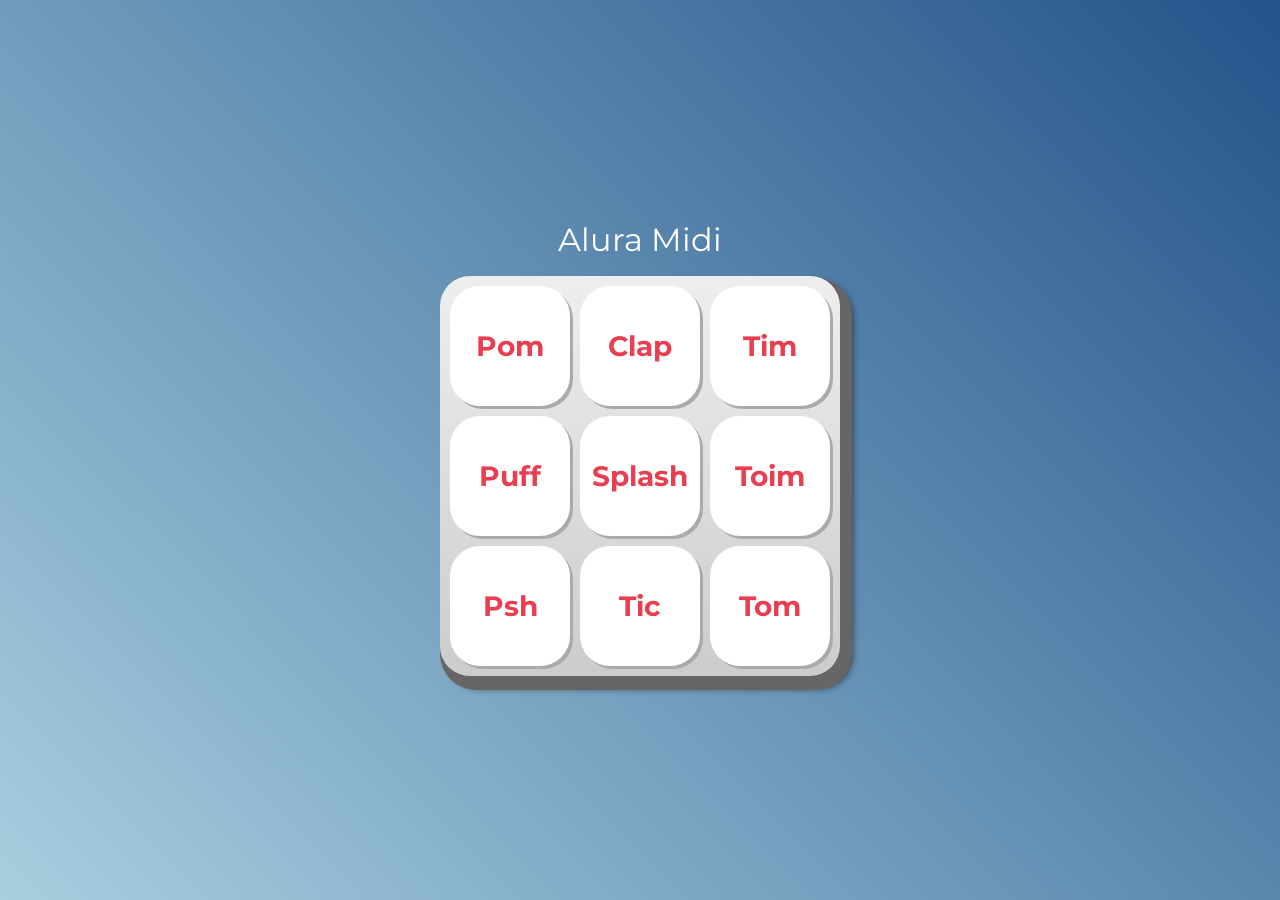
<file: aluramidi-curso-aula4/index.html>
<!DOCTYPE html>
<html lang="pt-BR">
<head>
    <meta charset="UTF-8">
    <meta http-equiv="X-UA-Compatible" content="IE=edge">
    <meta name="viewport" content="width=device-width, initial-scale=1.0">

    <title>Alura MIDI</title>

    <link rel="preconnect" href="https://fonts.googleapis.com">
    <link rel="preconnect" href="https://fonts.gstatic.com" crossorigin>
    <link href="https://fonts.googleapis.com/css2?family=Montserrat:wght@500;600&display=swap" rel="stylesheet">

    <link rel="icon" type="image/png" href="images/bateria.png">
    <link rel="stylesheet" href="css/reset.css">
    <link rel="stylesheet" href="css/estilos.css">

</head>
<body>

    <h1>Alura Midi</h1>

    <section class="teclado">
        <button class="tecla tecla_pom">Pom</button>
        <button class="tecla tecla_clap">Clap</button>
        <button class="tecla tecla_tim">Tim</button>

        <button class="tecla tecla_puff">Puff</button>
        <button class="tecla tecla_splash">Splash</button>
        <button class="tecla tecla_toim">Toim</button>

        <button class="tecla tecla_psh">Psh</button>
        <button class="tecla tecla_tic">Tic</button>
        <button class="tecla tecla_tom">Tom</button>
    </section>

    <audio src="sounds/keyq.wav" id="som_tecla_pom"></audio>
    <audio src="sounds/keyw.wav" id="som_tecla_clap"></audio>
    <audio src="sounds/keye.wav" id="som_tecla_tim"></audio>
    <audio src="sounds/keya.wav" id="som_tecla_puff"></audio>
    <audio src="sounds/keys.wav" id="som_tecla_splash"></audio>
    <audio src="sounds/keyd.wav" id="som_tecla_toim"></audio>
    <audio src="sounds/keyz.wav" id="som_tecla_psh"></audio>
    <audio src="sounds/keyx.wav" id="som_tecla_tic"></audio>
    <audio src="sounds/keyc.wav" id="som_tecla_tom"></audio>

    <script src="main.js"></script>

</body>
</html>
</file>
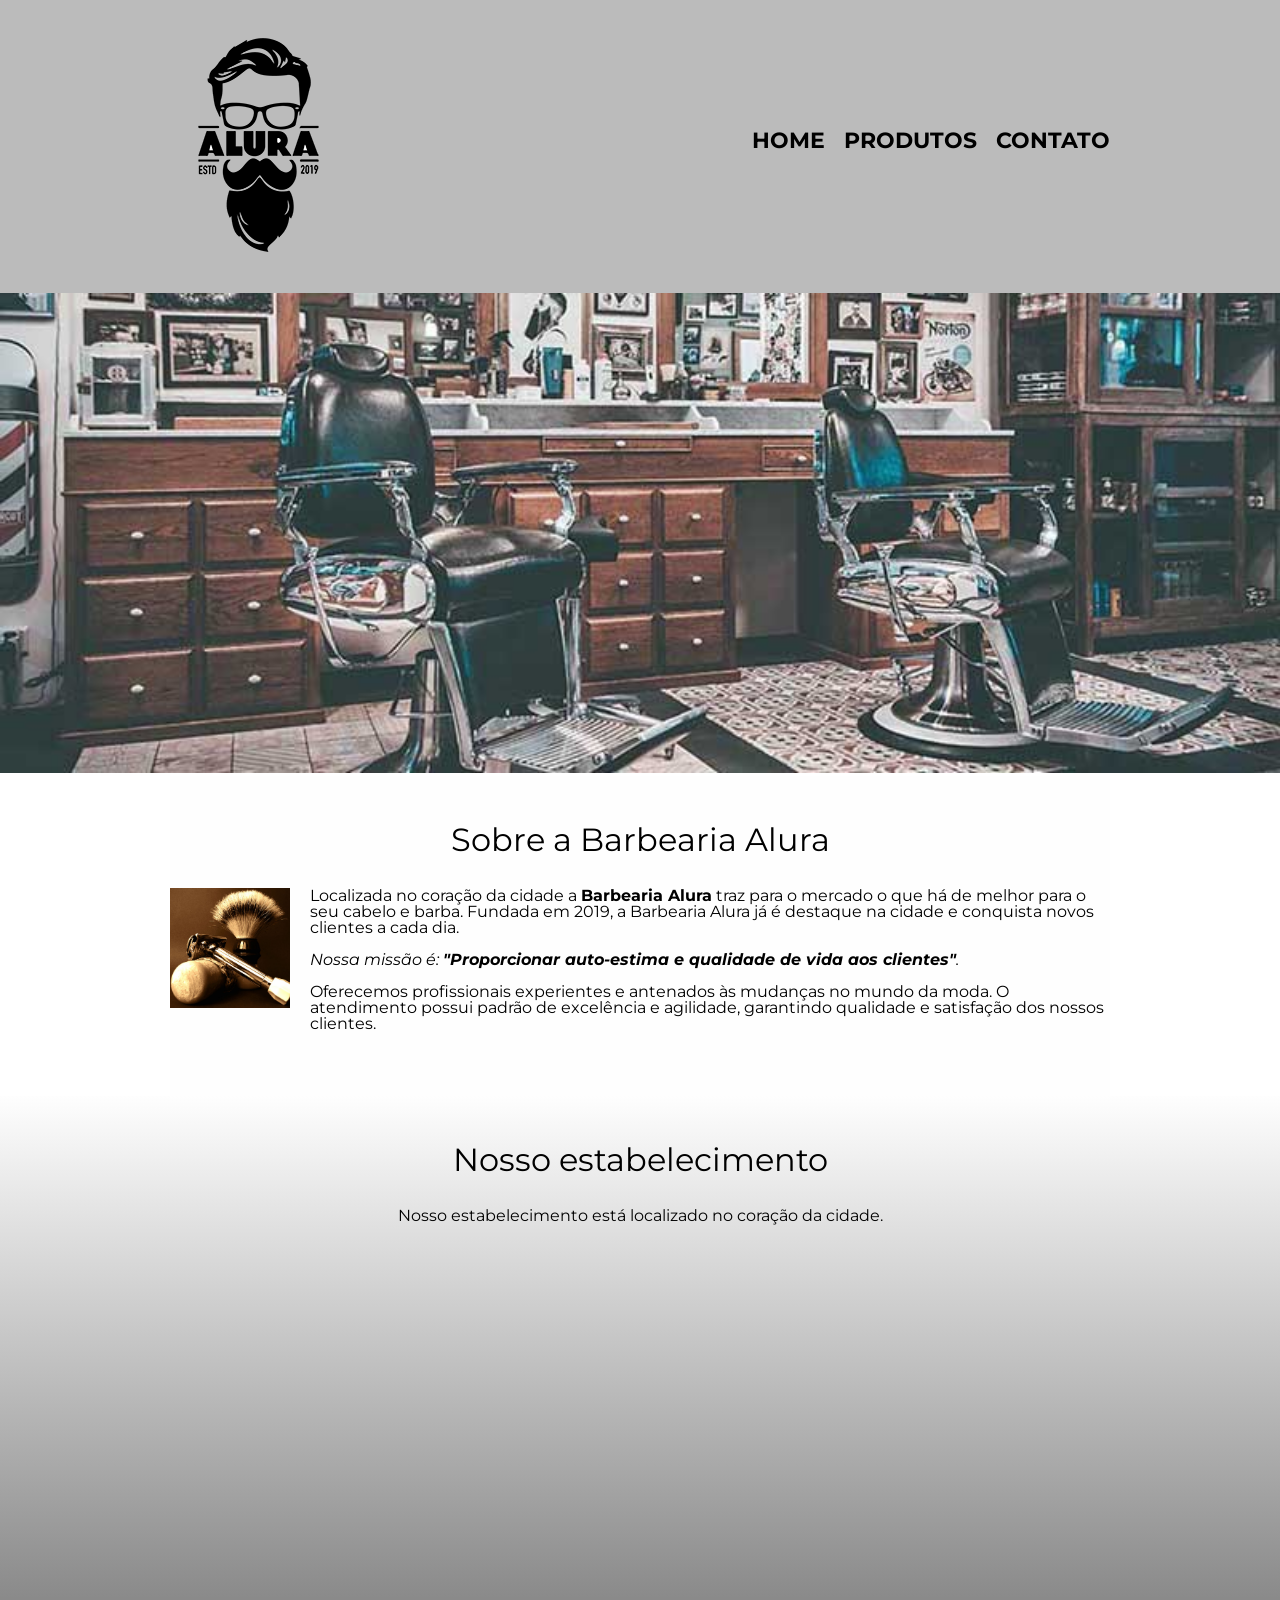
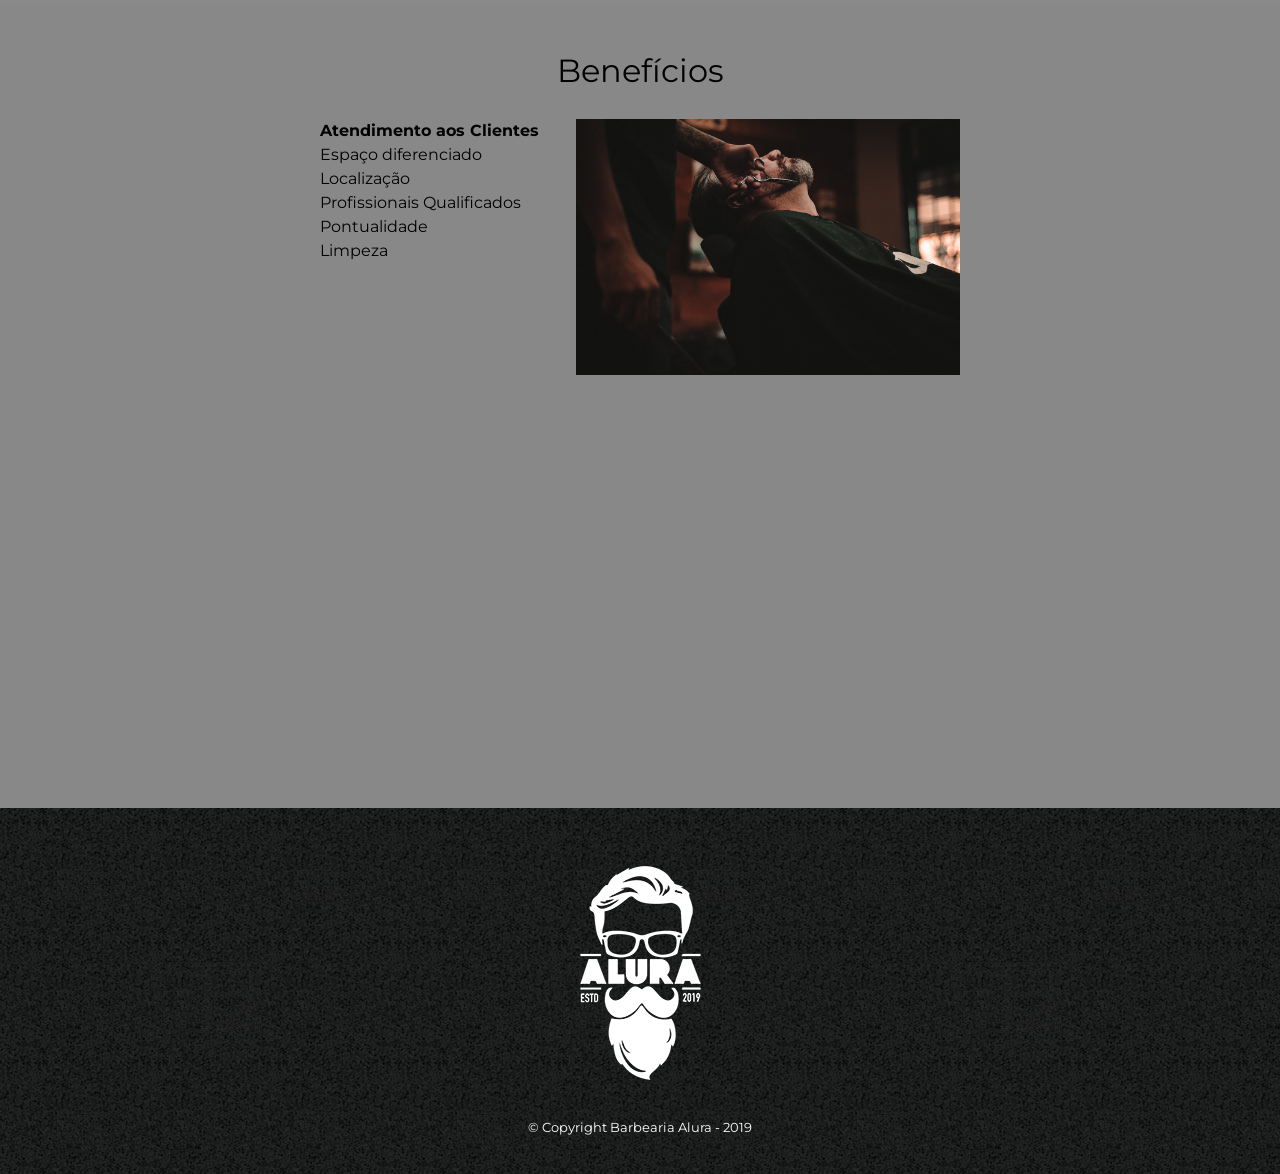
<file: Barbearia Alura/index.html>
<!DOCTYPE html>
<html lang="pt-br">
	<head>
		<meta charset="UTF-8">
		<title>Barbearia Alura</title>

		<link rel="stylesheet" href="reset.css">
		<link rel="stylesheet" href="style.css">
		<link href="https://fonts.googleapis.com/css?family=Montserrat&display=swap" rel="stylesheet">
	</head>

	<body>
		<header>
			<div class="caixa">
				<h1><img src="logo.png"></h1>

				<nav>
					<ul>
						<li><a href="index.html">Home</a></li>
						<li><a href="produtos.html">Produtos</a></li>
						<li><a href="contato.html">Contato</a></li>
					</ul>
				</nav>
			</div>
		</header>

		<img class="banner" src="banner.jpg">

		<main>
			<section class="principal">
				<h2 class="titulo-principal">Sobre a Barbearia Alura</h2>

				<img class="utensilios" src="utensilios.jpg" alt="Utensilios de um barbeiro.">
		 
				<p>Localizada no coração da cidade a <strong>Barbearia Alura</strong> traz para o mercado o que há de melhor para o seu cabelo e barba. Fundada em 2019, a Barbearia Alura já é destaque na cidade e conquista novos clientes a cada dia.</p>

				<p id="missao"><em>Nossa missão é: <strong>"Proporcionar auto-estima e qualidade de vida aos clientes"</strong>.</em></p>

				<p>Oferecemos profissionais experientes e antenados às mudanças no mundo da moda. O atendimento possui padrão de excelência e agilidade, garantindo qualidade e satisfação dos nossos clientes.</p>
			</section>

			<section class="mapa">
				<h3 class="titulo-principal">Nosso estabelecimento</h3>
				<p>Nosso estabelecimento está localizado no coração da cidade.</p>

				<div class="mapa-conteudo">
					<iframe src="https://www.google.com/maps/embed?pb=!1m18!1m12!1m3!1d3656.4483278365396!2d-46.63466568562861!3d-23.588249068469487!2m3!1f0!2f0!3f0!3m2!1i1024!2i768!4f13.1!3m3!1m2!1s0x94ce5a2b2ed7f3a1%3A0xab35da2f5ca62674!2sCaelum!5e0!3m2!1spt-BR!2sbr!4v1568814489656!5m2!1spt-BR!2sbr" width="100%" height="300" frameborder="0" style="border:0;" allowfullscreen=""></iframe>
				</div>
			</section>

			<section class="beneficios">
				<h3 class="titulo-principal">Benefícios</h3>

				<div class="conteudo-beneficios">
					<ul class="lista-beneficios">
						<li class="itens">Atendimento aos Clientes</li>
						<li class="itens">Espaço diferenciado</li>
						<li class="itens">Localização</li>
						<li class="itens">Profissionais Qualificados</li>
						<li class="itens">Pontualidade</li>
						<li class="itens">Limpeza</li>
					</ul><img src="beneficios.jpg" class="imagem-beneficios">
				</div>

				<div class="video">
					<iframe width="560" height="315" src="https://www.youtube.com/embed/wcVVXUV0YUY" frameborder="0" allow="accelerometer; autoplay; encrypted-media; gyroscope; picture-in-picture" allowfullscreen></iframe>
				</div>
			</section>
		</main>

		<footer>
			<img src="logo-branco.png">
			<p class="copyright">&copy; Copyright Barbearia Alura - 2019</p>
		</footer>
	</body>
</html>
</file>
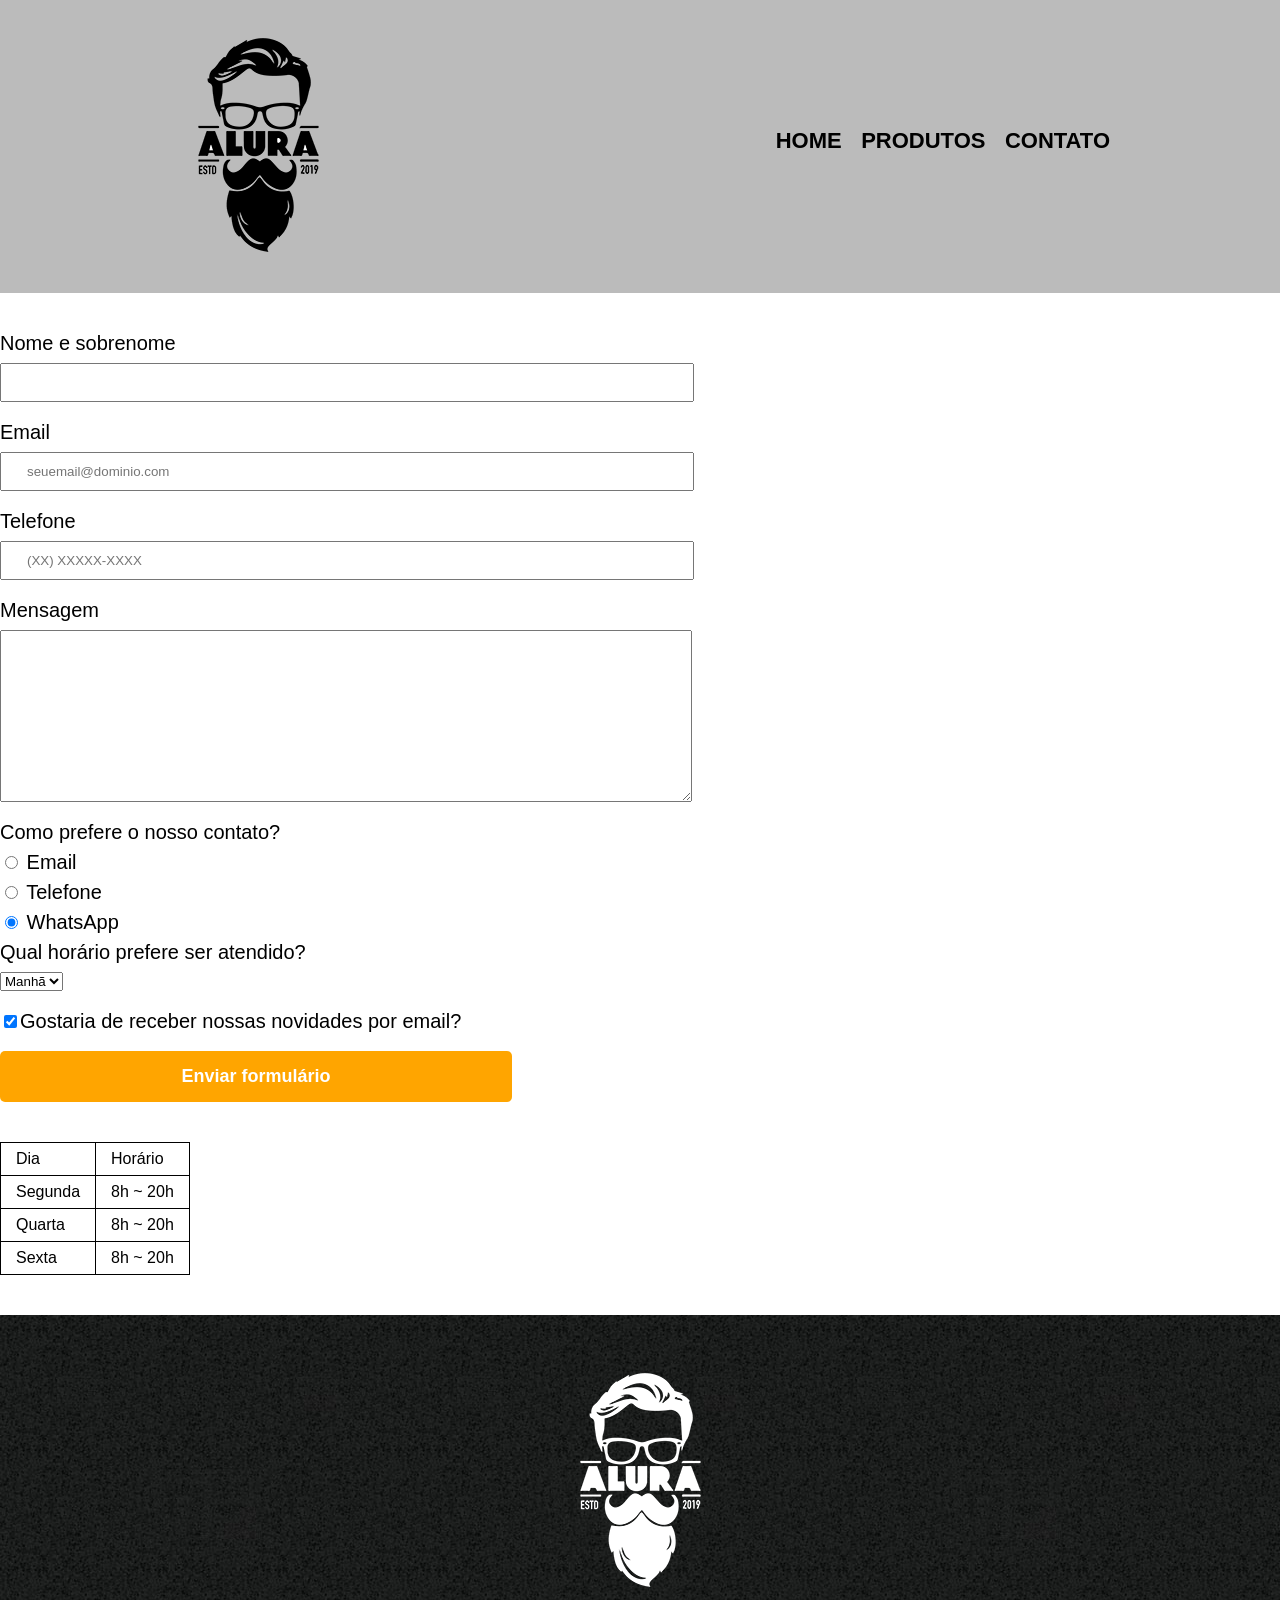
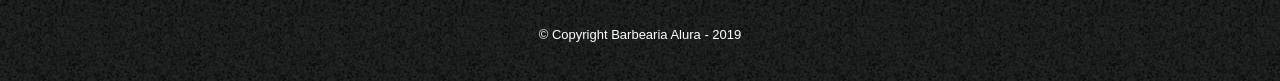
<file: Barbearia Alura/contato.html>
<!DOCTYPE html>
<html>
	<head>
		<meta charset="UTF-8">
		<title>Contato - Barbearia Alura</title>

		<link rel="stylesheet" href="reset.css">
		<link rel="stylesheet" href="style.css">
	</head>
	<body>
		<header>
			<div class="caixa">
				<h1><img src="logo.png" alt="Logo da Barbearia Alura"></h1>

				<nav>
					<ul>
						<li><a href="index.html">Home</a></li>
						<li><a href="produtos.html">Produtos</a></li>
						<li><a href="contato.html">Contato</a></li>
					</ul>
				</nav>
			</div>
		</header>

		<main>
			<form>
				<label for="nomesobrenome">Nome e sobrenome</label>
				<input type="text" id="nomesobrenome" class="input-padrao" required>

				<label for="email">Email</label>
				<input type="email" id="email" class="input-padrao" required placeholder="seuemail@dominio.com">

				<label for="telefone">Telefone</label>
				<input type="tel" id="telefone" class="input-padrao" required placeholder="(XX) XXXXX-XXXX">

				<label for="mensagem">Mensagem</label>
				<textarea cols="70" rows="10" id="mensagem" class="input-padrao" required></textarea>

				<fieldset>
					<legend>Como prefere o nosso contato?</legend>
					<label for="radio-email"><input type="radio" name="contato" value="email" id="radio-email"> Email</label>
					
					<label for="radio-telefone"><input type="radio" name="contato" value="telefone" id="radio-telefone"> Telefone</label>
					
					<label for="radio-whatsapp"><input type="radio" name="contato" value="whatsapp" id="radio-whatsapp" checked> WhatsApp</label>
				</fieldset>

				<fieldset>
					<legend>Qual horário prefere ser atendido?</legend>
					<select>
						<option>Manhã</option>
						<option>Tarde</option>
						<option>Noite</option>
					</select>
				</fieldset>

				<label class="checkbox"><input type="checkbox" checked>Gostaria de receber nossas novidades por email?</label>

				<input type="submit" value="Enviar formulário" class="enviar">
			</form>

			<table>
				<tr>
					<td>Dia</td>
					<td>Horário</td>
				</tr>
				<tr>
					<td>Segunda</td>
					<td>8h ~ 20h</td>
				</tr>
				<tr>
					<td>Quarta</td>
					<td>8h ~ 20h</td>
				</tr>
				<tr>
					<td>Sexta</td>
					<td>8h ~ 20h</td>
				</tr>
			</table>
		</main>

		<footer>
			<img src="logo-branco.png" alt="Logo da Barbearia Alura">
			<p class="copyright">&copy; Copyright Barbearia Alura - 2019</p>
		</footer>
	</body>
</html>
</file>
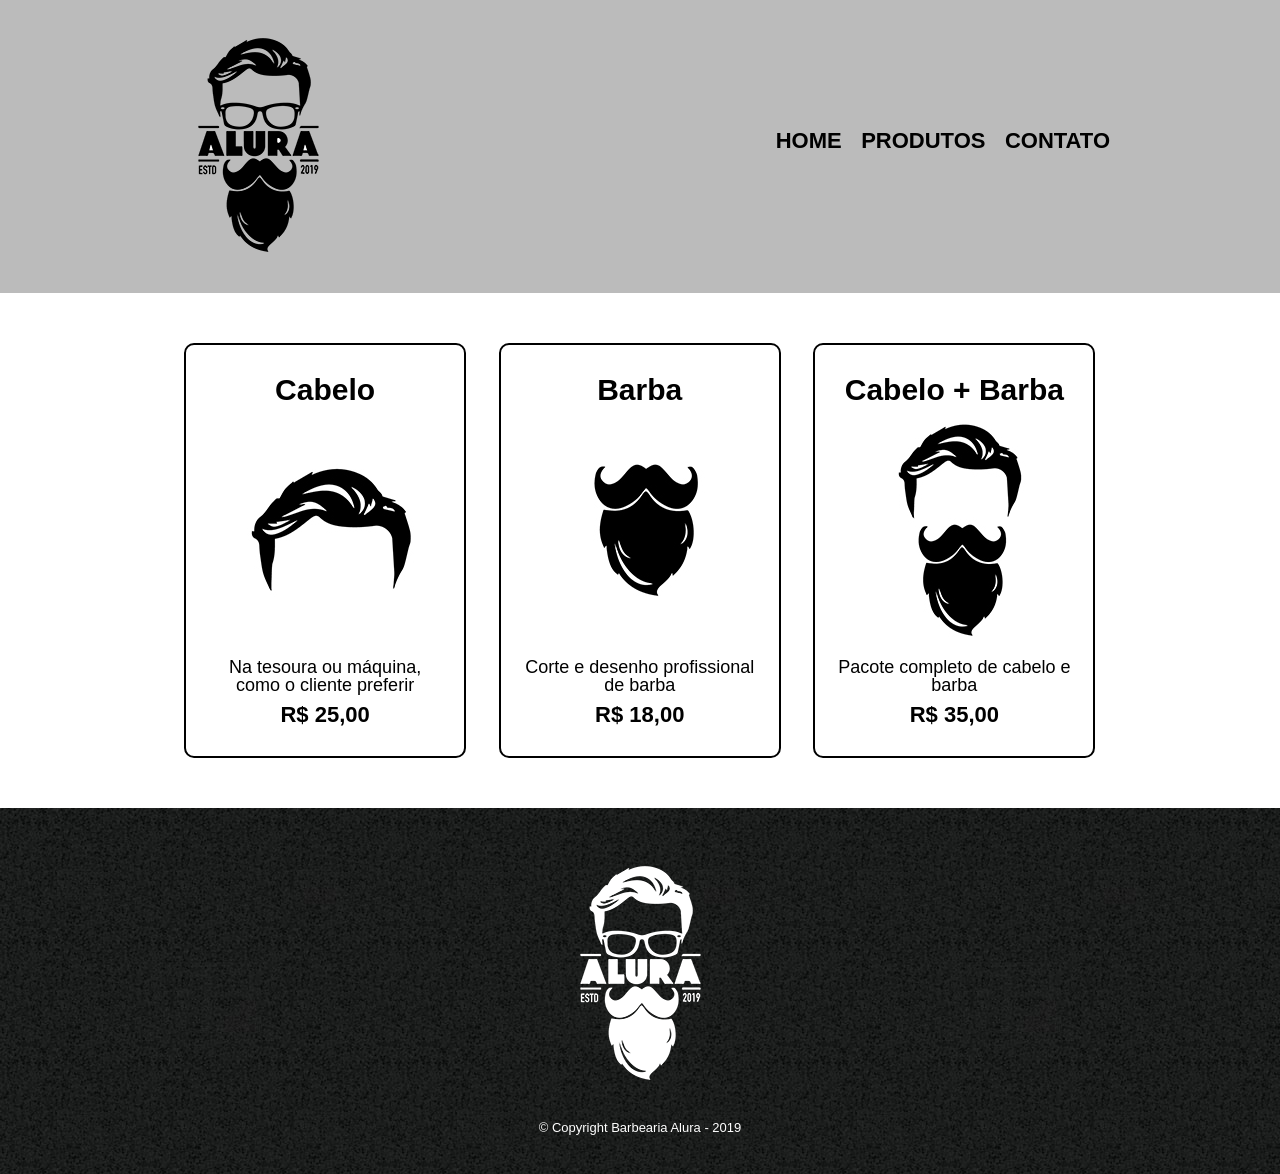
<file: Barbearia Alura/produtos.html>
<!DOCTYPE html>
<html>
	<head>
		<meta charset="UTF-8">
		<title>Produtos - Barbearia Alura</title>

		<link rel="stylesheet" href="reset.css">
		<link rel="stylesheet" href="style.css">
	</head>
	<body>
		<header>
			<div class="caixa">
				<h1><img src="logo.png"></h1>

				<nav>
					<ul>
						<li><a href="index.html">Home</a></li>
						<li><a href="produtos.html">Produtos</a></li>
						<li><a href="contato.html">Contato</a></li>
					</ul>
				</nav>
			</div>
		</header>

		<main>
			<ul class="produtos">
				<li>
					<h2>Cabelo</h2>
					<img src="cabelo.jpg">
					<p class="produto-descricao">Na tesoura ou máquina, como o cliente preferir</p>
					<p class="produto-preco">R$ 25,00</p>
				</li>
				<li>
					<h2>Barba</h2>
					<img src="barba.jpg">
					<p class="produto-descricao">Corte e desenho profissional de barba</p>
					<p class="produto-preco">R$ 18,00</p>
				</li>
				<li>
					<h2>Cabelo + Barba</h2>
					<img src="cabelo+barba.jpg">
					<p class="produto-descricao">Pacote completo de cabelo e barba</p>
					<p class="produto-preco">R$ 35,00</p>
				</li>
			</ul>
		</main>

		<footer>
			<img src="logo-branco.png">
			<p class="copyright">&copy; Copyright Barbearia Alura - 2019</p>
		</footer>
	</body>
</html>
</file>
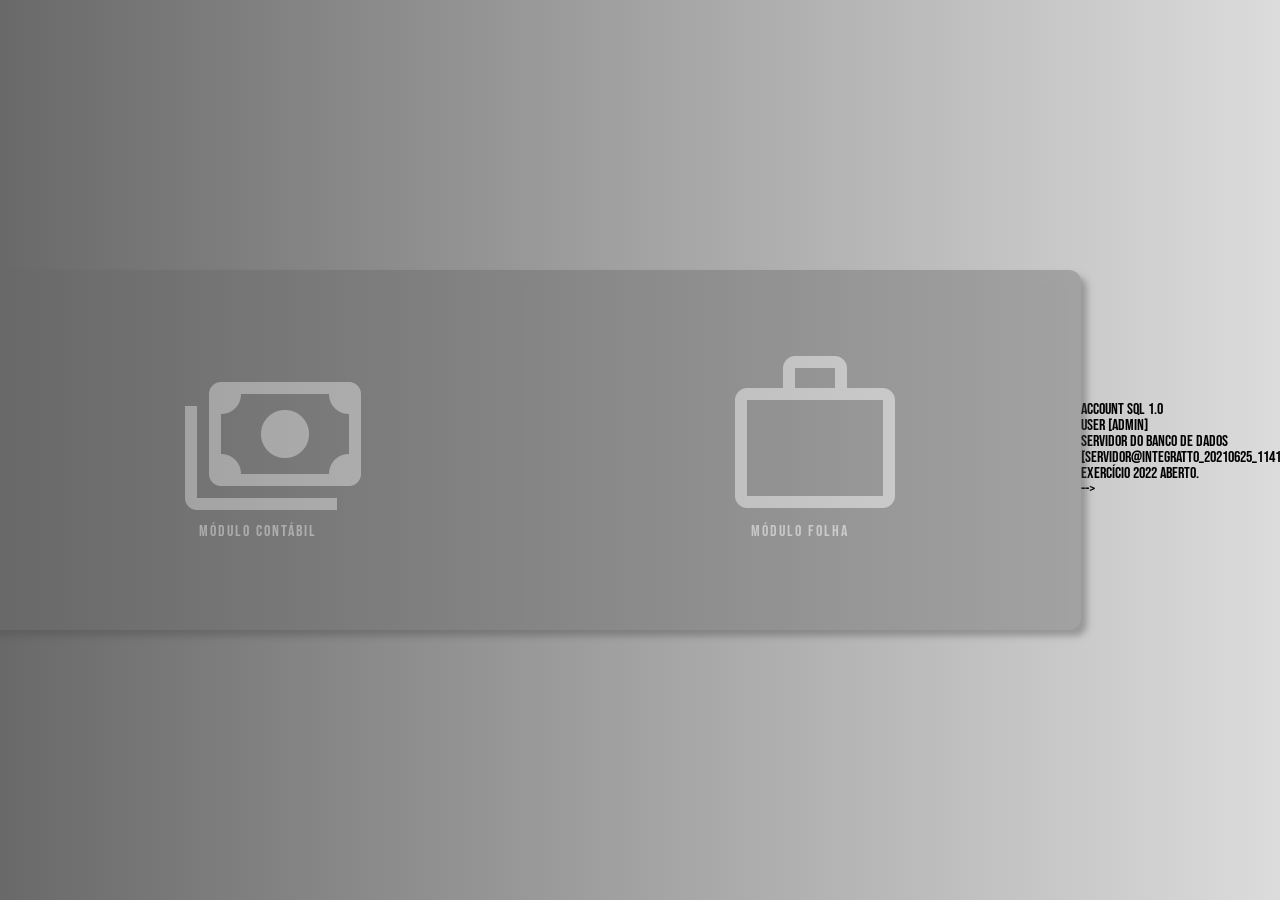
<file: Folha de Pagamento/assets/html/home.html>
<!DOCTYPE html>
<html lang="en">
<head>
    <meta charset="UTF-8">
    <meta http-equiv="X-UA-Compatible" content="IE=edge">
    <meta name="viewport" content="width=device-width, initial-scale=1.0">
    <link rel="stylesheet" href="../css/reset.css">
    <link rel="stylesheet" href="../css/home.css">
    <link rel="preconnect" href="https://fonts.googleapis.com">
    <link rel="preconnect" href="https://fonts.gstatic.com" crossorigin>
    <link href="https://fonts.googleapis.com/css2?family=Bebas+Neue&display=swap" rel="stylesheet">
    <link rel="stylesheet" href="https://fonts.googleapis.com/css2?family=Material+Symbols+Outlined:opsz,wght,FILL,GRAD@20..48,100..700,0..1,-50..200" />
    <link rel="icon" href="../Free_Sample_By_Wix.jpg">
    <title>Home</title>
</head>
<body>
    <div class="container">
        <div class="modulo-contabil">
            <span class="material-symbols-outlined payments" src="../payments_FILL0_wght400_GRAD0_opsz48.svg">payments</span>
            <a href="#"><p class="modulo-p payments-p">Módulo Contábil</p></a> 
        </div>
        <div class="modulo-folha">
            <span class="material-symbols-outlined work" src="../work_FILL0_wght400_GRAD0_opsz48.svg">work</span>
            <a href="../html/main.html"><p class="modulo-p work-p">Módulo Folha</p></a> 
        </div>
    </div>
    <footer>
        <p>Account Sql 1.0</p>
        <p>User [ADMIN]</p>
        <p>Servidor do Banco de Dados [servidor@integratto_20210625_1141587]</p>
        <p>Exercício 2022 aberto.</p>-->
    </footer>
</body>
</html>
</file>
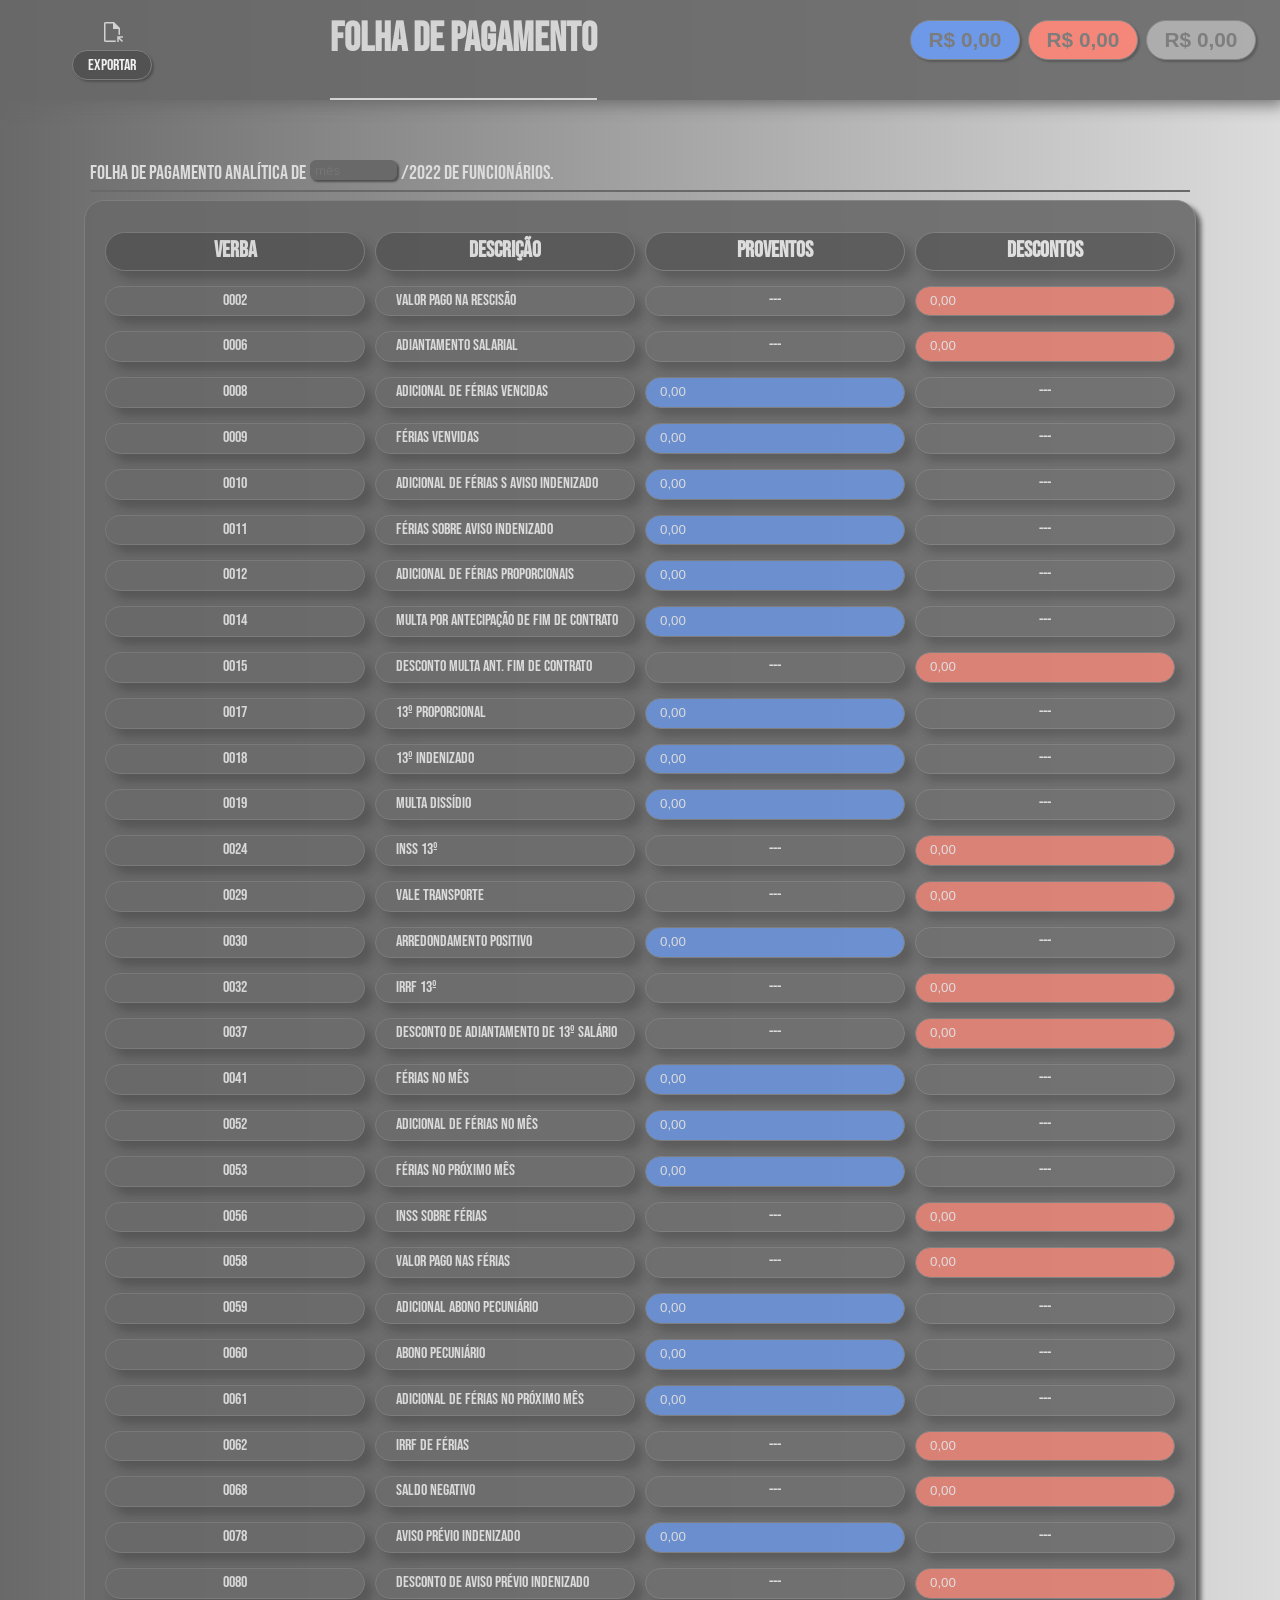
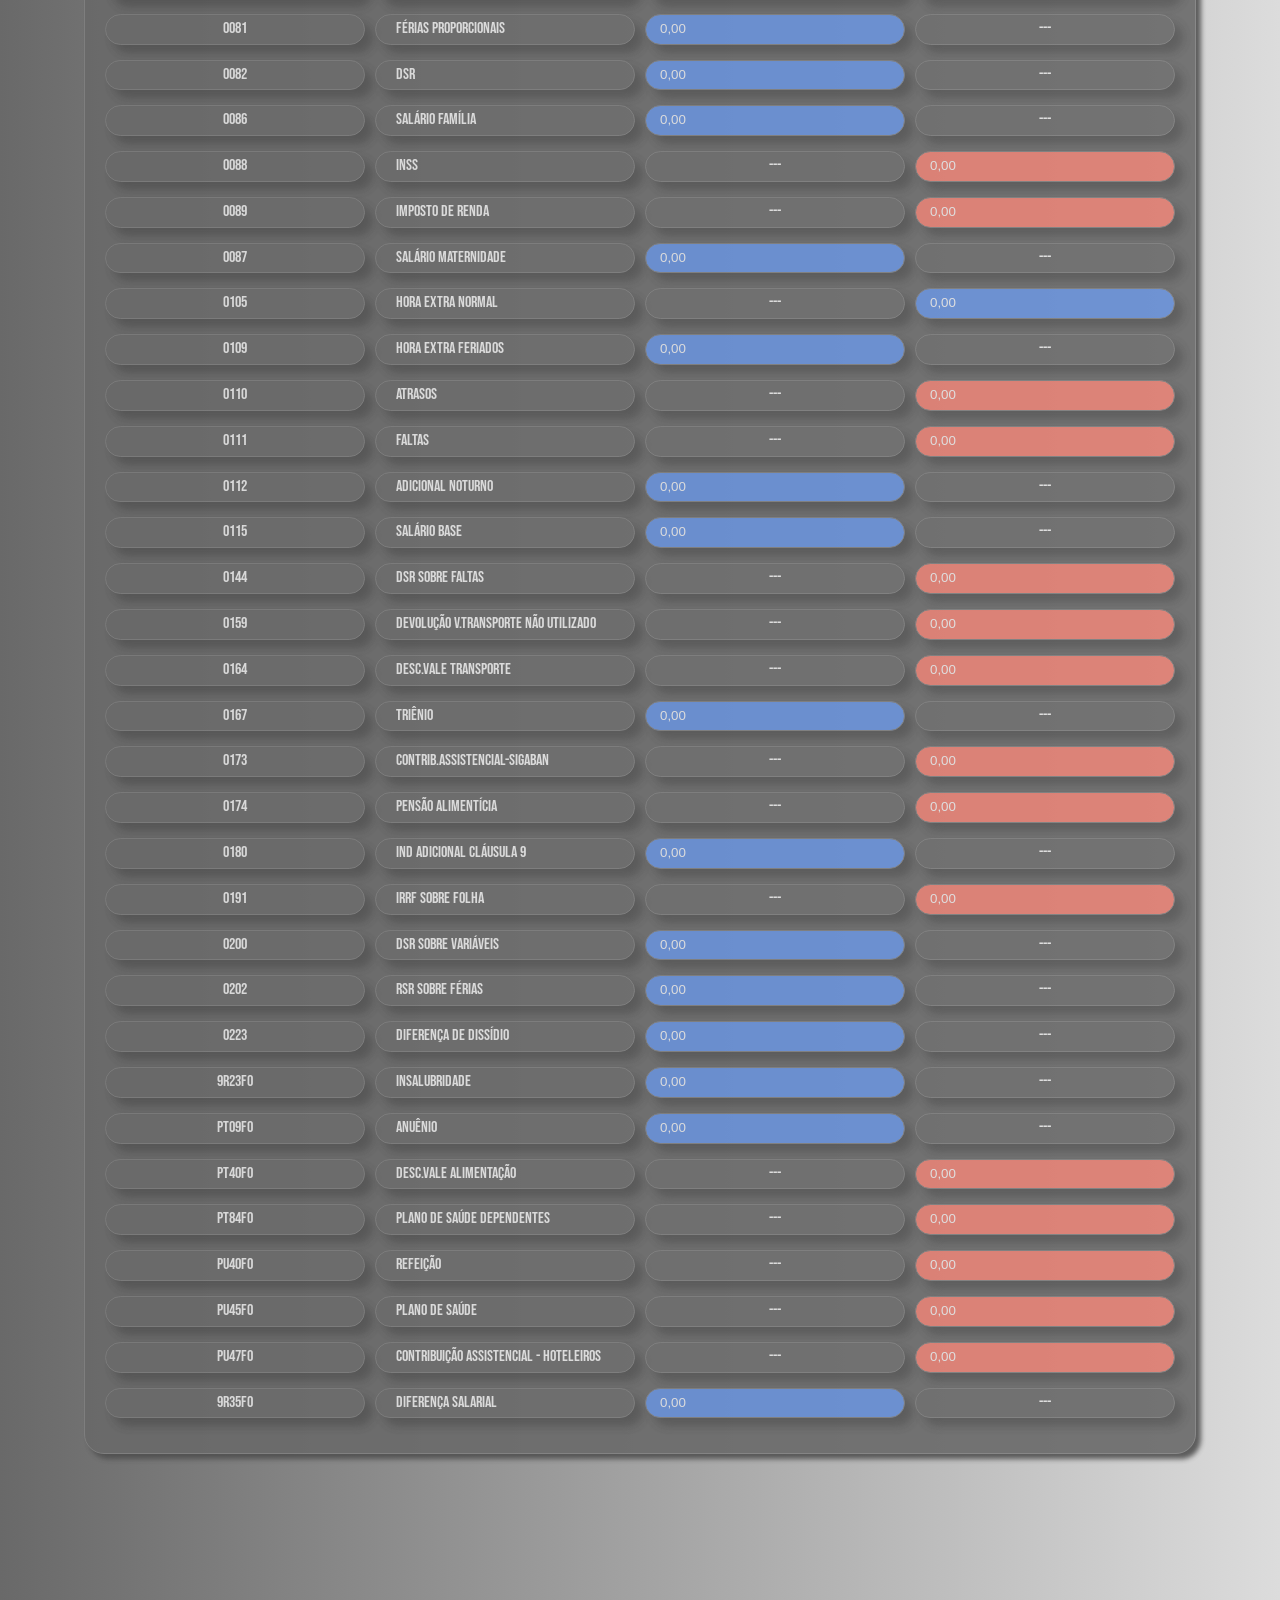
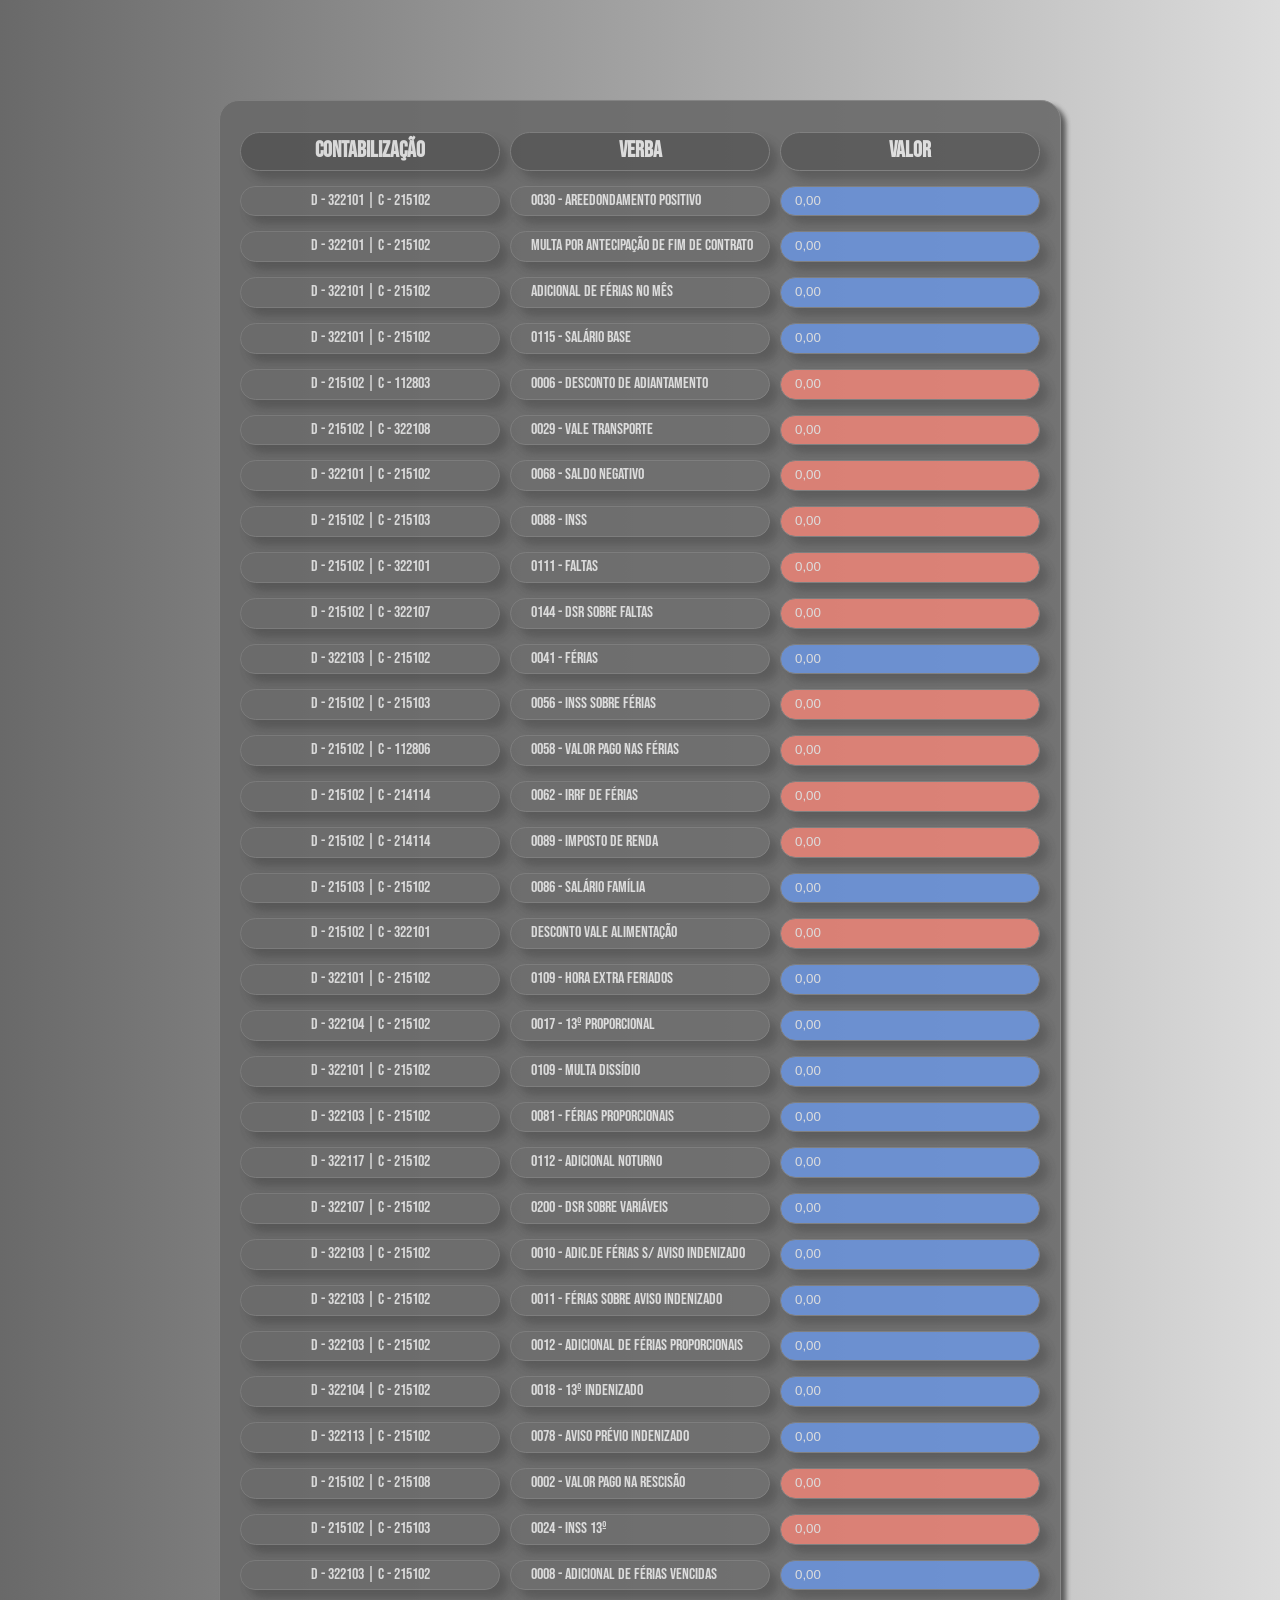
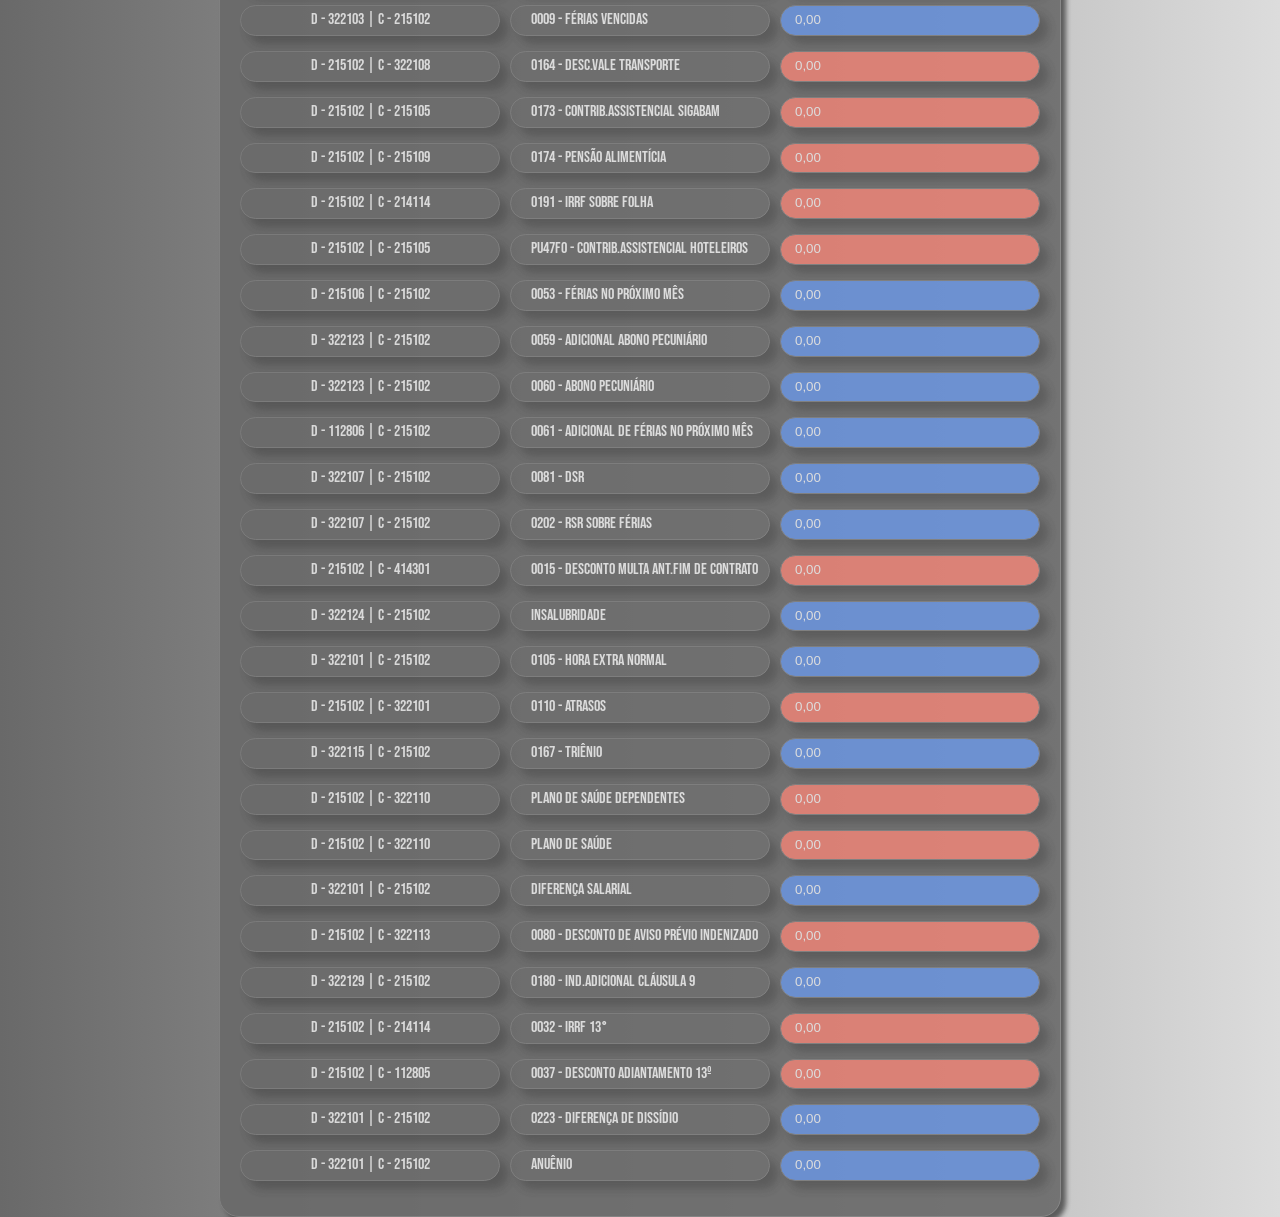
<file: Folha de Pagamento/assets/html/main.html>
<!DOCTYPE html>
<html lang="pt-br">
<head>
    <meta charset="UTF-8">
    <meta http-equiv="X-UA-Compatible" content="IE=edge">
    <meta name="viewport" content="width=device-width, initial-scale=1.0">
    <title>Folha de Pagamento</title>
    <link rel="stylesheet" href="../css/reset.css">
    <link rel="stylesheet" href="../css/style.css">
    <link rel="preconnect" href="https://fonts.googleapis.com">
    <link rel="preconnect" href="https://fonts.gstatic.com" crossorigin>
    <link href="https://fonts.googleapis.com/css2?family=Bebas+Neue&display=swap" rel="stylesheet"> 
    <link rel="stylesheet" href="https://fonts.googleapis.com/css2?family=Material+Symbols+Outlined:opsz,wght,FILL,GRAD@20..48,100..700,0..1,-50..200" />
    <link rel="icon" href="../Free_Sample_By_Wix.jpg">
    <script src="https://ajax.googleapis.com/ajax/libs/jquery/1.11.2/jquery.min.js"></script>

</head>
<body>
    <header>
        <h1>Folha de Pagamento</h1> 
        <input type="text" placeholder="R$ 0,00" readonly class="somaProventos">
        <input type="text" placeholder="R$ 0,00" readonly class="somaDescontos">
        <input type="text" placeholder="R$ 0,00" readonly class="diferencaSoma">
        <span class="material-symbols-outlined" src="../file_open_FILL0_wght400_GRAD0_opsz48.svg">file_open</span>
        <button id="download">Exportar</button>
    </header> 
    <main>
        <div class="container">
            <h2>Folha de Pagamento Analítica de <input type="text" placeholder="mês" class="inputMonth">/2022 de funcionários.</h2>
            <div class="table">
                <table>
                    <thead>
                        <tr>
                            <th>Verba</th>
                            <th>Descrição</th>
                            <th>Proventos</th>
                            <th>Descontos</th>
                        </tr>
                    </thead>
                    <tbody>
                        <tr>
                            <td>0002</td>
                            <td class="verba">Valor Pago na Rescisão</td>
                            <td>---</td>
                            <td class="descontos"><input type="text" inputmode="numeric" value="0,00" step="0.2" placeholder="R$ 0,00" id="verba002" class="valor descontos"></td>  
                        </tr>
                        <tr>
                            <td>0006</td>
                            <td class="verba">Adiantamento Salarial</td>
                            <td>---</td> 
                            <td class="descontos"><input type="text" inputmode="numeric" value="0,00" step="0.1" placeholder="R$ 0,00" class="valor descontos"></td>    
                        </tr>
                        <tr>
                            <td>0008</td>
                            <td class="verba">Adicional de Férias vencidas</td>
                            <td class="proventos"><input type="text" inputmode="numeric" value="0,00" step="0.1" placeholder="R$ 0,00" class="valor proventos"></td>
                            <td>---</td>    
                        </tr>
                        <tr>
                            <td>0009</td>
                            <td class="verba">Férias Venvidas</td>
                            <td class="proventos"><input type="text" inputmode="numeric" value="0,00" step="0.1" placeholder="R$ 0,00" class="valor proventos"></td>
                            <td>---</td>    
                        </tr>
                        <tr>
                            <td>0010</td>
                            <td class="verba">Adicional de Férias S Aviso Indenizado</td>
                            <td class="proventos"><input type="text" inputmode="numeric" value="0,00" step="0.1" placeholder="R$ 0,00" class="valor proventos"></td>
                            <td>---</td>
                        </tr>
                        <tr>
                            <td>0011</td>
                            <td class="verba">Férias Sobre Aviso Indenizado</td>
                            <td class="proventos"><input type="text" inputmode="numeric" value="0,00" step="0.1" placeholder="R$ 0,00" class="valor proventos"></td>
                            <td>---</td>
                        </tr>
                        <tr>
                            <td>0012</td>
                            <td class="verba">Adicional de Férias Proporcionais</td>
                            <td class="proventos"><input type="text" inputmode="numeric" value="0,00" step="0.1" placeholder="R$ 0,00" class="valor proventos"></td>
                            <td>---</td>
                        </tr>
                        <tr>
                            <td>0014</td>
                            <td class="verba">Multa por Antecipação de Fim de Contrato</td>
                            <td class="proventos"><input type="text" inputmode="numeric" value="0,00" step="0.1" placeholder="R$ 0,00" class="valor proventos"></td>
                            <td>---</td>
                        </tr>
                        <tr>
                            <td>0015</td>
                            <td class="verba">Desconto Multa Ant. Fim de Contrato</td>
                            <td>---</td> 
                            <td class="descontos"><input type="text" inputmode="numeric" value="0,00" step="0.1" placeholder="R$ 0,00" class="valor descontos"></td>       
                        </tr>
                        <tr>
                            <td>0017</td>
                            <td class="verba">13º Proporcional</td>
                            <td class="proventos"><input type="text" inputmode="numeric" value="0,00" step="0.1" placeholder="R$ 0,00" class="valor proventos"></td>
                            <td>---</td>
                        </tr>
                        <tr>
                            <td>0018</td>
                            <td class="verba">13º Indenizado</td>
                            <td class="proventos"><input type="text" inputmode="numeric" value="0,00" step="0.1" placeholder="R$ 0,00" class="valor proventos"></td>
                            <td>---</td>
                        </tr>
                        <tr>
                            <td>0019</td>
                            <td class="verba">Multa dissídio</td>
                            <td class="proventos"><input type="text" inputmode="numeric" value="0,00" step="0.1" placeholder="R$ 0,00" class="valor proventos"></td>
                            <td>---</td>
                        </tr>
                        <tr>
                            <td>0024</td>
                            <td class="verba">INSS 13º</td>
                            <td>---</td>
                            <td class="descontos"><input type="text" inputmode="numeric" value="0,00" step="0.1" placeholder="R$ 0,00" class="valor descontos"></td>
                        </tr>
                        <tr>
                            <td>0029</td>
                            <td class="verba">Vale Transporte</td>
                            <td>---</td>  
                            <td class="descontos"><input type="text" inputmode="numeric" value="0,00" step="0.1" placeholder="R$ 0,00" class="valor descontos"></td>   
                        </tr>
                        <tr>
                            <td>0030</td>
                            <td class="verba">Arredondamento Positivo</td>
                            <td class="proventos"><input type="text" inputmode="numeric" value="0,00" step="0.1" placeholder="R$ 0,00" id="arred" value="input" class="valor proventos"></td>
                            <td>---</td>   
                        </tr>
                        <tr>
                            <td>0032</td>
                            <td class="verba">IRRF 13º</td>
                            <td>---</td>
                            <td class="descontos"><input type="text" inputmode="numeric" value="0,00" step="0.1" placeholder="R$ 0,00" class="valor descontos"></td>     
                        </tr>
                        <tr>
                            <td>0037</td>
                            <td class="verba">Desconto de Adiantamento de 13º Salário</td>
                            <td>---</td>
                            <td class="descontos"><input type="text" inputmode="numeric" value="0,00" step="0.1" placeholder="R$ 0,00" class="valor descontos"></td>     
                        </tr>
                        <tr>
                            <td>0041</td>
                            <td class="verba">Férias no mês</td>
                            <td class="proventos"><input type="text" inputmode="numeric" value="0,00" step="0.1" placeholder="R$ 0,00" class="valor proventos"></td>
                            <td>---</td>     
                        </tr>
                        <tr>
                            <td>0052</td>
                            <td class="verba">Adicional de Férias no Mês</td>
                            <td class="proventos"><input type="text" inputmode="numeric" value="0,00" step="0.1" placeholder="R$ 0,00" class="valor proventos"></td>
                            <td>---</td>     
                        </tr>
                        <tr>
                            <td>0053</td>
                            <td class="verba">Férias no Próximo Mês</td>
                            <td class="proventos"><input type="text" inputmode="numeric" value="0,00" step="0.1" placeholder="R$ 0,00" class="valor proventos"></td>
                            <td>---</td>     
                        </tr>
                        <tr>
                            <td>0056</td>
                            <td class="verba">INSS Sobre Férias</td>
                            <td>---</td>
                            <td class="descontos"><input type="text" inputmode="numeric" value="0,00" step="0.1" placeholder="R$ 0,00" class="valor descontos"></td>     
                        </tr>
                        <tr>
                            <td>0058</td>
                            <td class="verba">Valor Pago nas Férias</td>
                            <td>---</td>
                            <td class="descontos"><input type="text" inputmode="numeric" value="0,00" step="0.1" placeholder="R$ 0,00" class="valor descontos"></td>     
                        </tr>
                        <tr>
                            <td>0059</td>
                            <td class="verba">Adicional Abono Pecuniário</td>
                            <td class="proventos"><input type="text" inputmode="numeric" value="0,00" step="0.1" placeholder="R$ 0,00" class="valor proventos"></td>
                            <td>---</td>     
                        </tr>
                        <tr>
                            <td>0060</td>
                            <td class="verba">Abono Pecuniário</td>
                            <td class="proventos"><input type="text" inputmode="numeric" value="0,00" step="0.1" placeholder="R$ 0,00" class="valor proventos"></td>
                            <td>---</td>     
                        </tr>
                        <tr>
                            <td>0061</td>
                            <td class="verba">Adicional de Férias no Próximo Mês</td>
                            <td class="proventos"><input type="text" inputmode="numeric" value="0,00" step="0.1" placeholder="R$ 0,00" class="valor proventos"></td>
                            <td>---</td>     
                        </tr>
                        <tr>
                            <td>0062</td>
                            <td class="verba">IRRF de Férias</td>
                            <td>---</td>
                            <td class="descontos"><input type="text" inputmode="numeric" value="0,00" step="0.1" placeholder="R$ 0,00" class="valor descontos"></td>     
                        </tr>
                        <tr>
                            <td>0068</td>
                            <td class="verba">Saldo Negativo</td>
                            <td>---</td>
                            <td class="descontos"><input type="text" inputmode="numeric" value="0,00" step="0.1" placeholder="R$ 0,00" class="valor descontos"></td>     
                        </tr>
                        <tr>
                            <td>0078</td>
                            <td class="verba">Aviso Prévio Indenizado</td>
                            <td class="proventos"><input type="text" inputmode="numeric" value="0,00" step="0.1" placeholder="R$ 0,00" class="valor proventos"></td>
                            <td>---</td>     
                        </tr>
                        <tr>
                            <td>0080</td>
                            <td class="verba">Desconto de Aviso Prévio Indenizado</td>
                            <td>---</td>
                            <td class="descontos"><input type="text" inputmode="numeric" value="0,00" step="0.1" placeholder="R$ 0,00" class="valor descontos"></td>     
                        </tr>
                        <tr>
                            <td>0081</td>
                            <td class="verba">Férias Proporcionais</td>
                            <td class="proventos"><input type="text" inputmode="numeric" value="0,00" step="0.1" placeholder="R$ 0,00" class="valor proventos"></td>
                            <td>---</td>     
                        </tr>
                        <tr>
                            <td>0082</td>
                            <td class="verba">DSR</td>
                            <td class="proventos"><input type="text" inputmode="numeric" value="0,00" step="0.1" placeholder="R$ 0,00" class="valor proventos"></td>
                            <td>---</td>     
                        </tr>
                        <tr>
                            <td>0086</td>
                            <td class="verba">Salário Família</td>
                            <td class="proventos"><input type="text" inputmode="numeric" value="0,00" step="0.1" placeholder="R$ 0,00" class="valor proventos"></td>
                            <td>---</td>     
                        </tr>
                        <tr>
                            <td>0088</td>
                            <td class="verba">INSS</td>
                            <td>---</td>
                            <td class="descontos"><input type="text" inputmode="numeric" value="0,00" step="0.1" placeholder="R$ 0,00" class="valor descontos"></td>          
                        </tr>
                        <tr>
                            <td>0089</td>
                            <td class="verba">Imposto de Renda</td>
                            <td>---</td>
                            <td class="descontos"><input type="text" inputmode="numeric" value="0,00" step="0.1" placeholder="R$ 0,00" class="valor descontos"></td>     
                        </tr>
                        <tr>
                            <td>0087</td>
                            <td class="verba">Salário Maternidade</td>
                            <td class="proventos"><input type="text" inputmode="numeric" value="0,00" step="0.1" placeholder="R$ 0,00" class="valor proventos"></td>
                            <td>---</td>     
                        </tr>
                        <tr>
                            <td>0105</td>
                            <td class="verba">Hora Extra Normal</td>
                            <td>---</td>
                            <td class="proventos"><input type="text" inputmode="numeric" value="0,00" step="0.1" placeholder="R$ 0,00" class="valor proventos"></td>     
                        </tr>
                        <tr>
                            <td>0109</td>
                            <td class="verba">Hora Extra Feriados</td>
                            <td class="proventos"><input type="text" inputmode="numeric" value="0,00" step="0.1" placeholder="R$ 0,00" class="valor proventos"></td>
                            <td>---</td>     
                        </tr>
                        <tr>
                            <td>0110</td>
                            <td class="verba">Atrasos</td>
                            <td>---</td>
                            <td class="descontos"><input type="text" inputmode="numeric" value="0,00" step="0.1" placeholder="R$ 0,00" class="valor descontos"></td>        
                        </tr>
                        <tr>
                            <td>0111</td>
                            <td class="verba">Faltas</td>
                            <td>---</td>
                            <td class="descontos"><input type="text" inputmode="numeric" value="0,00" step="0.1" placeholder="R$ 0,00" class="valor descontos"></td>        
                        </tr>
                        <tr>
                            <td>0112</td>
                            <td class="verba">Adicional Noturno</td>
                            <td class="proventos"><input type="text" inputmode="numeric" value="0,00" step="0.1" placeholder="R$ 0,00" class="valor proventos"></td>
                            <td>---</td>     
                        </tr>
                        <tr>
                            <td>0115</td>
                            <td class="verba">Salário Base</td>
                            <td class="proventos"><input type="text" inputmode="numeric" value="0,00" step="0.1" placeholder="R$ 0,00" class="valor proventos"></td>
                            <td>---</td>     
                        </tr>
                        <tr>
                            <td>0144</td>
                            <td class="verba">DSR Sobre Faltas</td>
                            <td>---</td>
                            <td class="descontos"><input type="text" inputmode="numeric" value="0,00" step="0.1" placeholder="R$ 0,00" class="valor descontos"></td>        
                        </tr>
                        <tr>
                            <td>0159</td>
                            <td class="verba">Devolução V.Transporte não Utilizado</td>
                            <td>---</td>
                            <td class="descontos"><input type="text" inputmode="numeric" value="0,00" step="0.1" placeholder="R$ 0,00" class="valor descontos"></td>        
                        </tr>
                        <tr>
                            <td>0164</td>
                            <td class="verba">Desc.Vale Transporte</td>
                            <td>---</td>
                            <td class="descontos"><input type="text" inputmode="numeric" value="0,00" step="0.1" placeholder="R$ 0,00" class="valor descontos"></td>        
                        </tr>
                        <tr>
                            <td>0167</td>
                            <td class="verba">Triênio</td>
                            <td class="proventos"><input type="text" inputmode="numeric" value="0,00" step="0.1" placeholder="R$ 0,00" class="valor proventos"></td>
                            <td>---</td>     
                        </tr>
                        <tr>
                            <td>0173</td>
                            <td class="verba">Contrib.Assistencial-Sigaban</td>
                            <td>---</td>
                            <td class="descontos"><input type="text" inputmode="numeric" value="0,00" step="0.1" placeholder="R$ 0,00" class="valor descontos"></td>        
                        </tr>
                        <tr>
                            <td>0174</td>
                            <td class="verba">Pensão Alimentícia</td>
                            <td>---</td>
                            <td class="descontos"><input type="text" inputmode="numeric" value="0,00" step="0.1" placeholder="R$ 0,00" class="valor descontos"></td>        
                        </tr>
                        <tr>
                            <td>0180</td>
                            <td class="verba">Ind Adicional Cláusula 9</td>
                            <td class="proventos"><input type="text" inputmode="numeric" value="0,00" step="0.1" placeholder="R$ 0,00" class="valor proventos"></td>
                            <td>---</td>     
                        </tr>
                        <tr>
                            <td>0191</td>
                            <td class="verba">IRRF Sobre Folha</td>
                            <td>---</td>
                            <td class="descontos"><input type="text" inputmode="numeric" value="0,00" step="0.1" placeholder="R$ 0,00" class="valor descontos"></td>        
                        </tr>
                        <tr>
                            <td>0200</td>
                            <td class="verba">DSR Sobre Variáveis</td>
                            <td class="proventos"><input type="text" inputmode="numeric" value="0,00" step="0.1" placeholder="R$ 0,00" class="valor proventos"></td>
                            <td>---</td>     
                        </tr>
                        <tr>
                            <td>0202</td>
                            <td class="verba">RSR Sobre Férias</td>
                            <td class="proventos"><input type="text" inputmode="numeric" value="0,00" step="0.1" placeholder="R$ 0,00" class="valor proventos"></td>
                            <td>---</td>     
                        </tr>
                        <tr>
                            <td>0223</td>
                            <td class="verba">Diferença de Dissídio</td>
                            <td class="proventos"><input type="text" inputmode="numeric" value="0,00" step="0.1" placeholder="R$ 0,00" class="valor proventos"></td>
                            <td>---</td>     
                        </tr>
                        <tr>
                            <td>9R23FO</td>
                            <td class="verba">Insalubridade</td>
                            <td class="proventos"><input type="text" inputmode="numeric" value="0,00" step="0.1" placeholder="R$ 0,00" class="valor proventos"></td>
                            <td>---</td>     
                        </tr>
                        <tr>
                            <td>PT09FO</td>
                            <td class="verba">Anuênio</td>
                            <td class="proventos"><input type="text" inputmode="numeric" value="0,00" step="0.1" placeholder="R$ 0,00" class="valor proventos"></td>
                            <td>---</td>     
                        </tr>
                        <tr>
                            <td>PT40FO</td>
                            <td class="verba">Desc.Vale Alimentação</td>
                            <td>---</td>
                            <td class="descontos"><input type="text" inputmode="numeric" value="0,00" step="0.1" placeholder="R$ 0,00" class="valor descontos"></td>      
                        </tr>
                        <tr>
                            <td>PT84FO</td>
                            <td class="verba">Plano de Saúde Dependentes</td>
                            <td>---</td>
                            <td class="descontos"><input type="text" inputmode="numeric" value="0,00" step="0.1" placeholder="R$ 0,00" class="valor descontos"></td>      
                        </tr>
                        <tr>
                            <td>PU40FO</td>
                            <td class="verba">Refeição</td>
                            <td>---</td>
                            <td class="descontos"><input type="text" inputmode="numeric" value="0,00" step="0.1" placeholder="R$ 0,00" class="valor descontos"></td>      
                        </tr>
                        <tr>
                            <td>PU45FO</td>
                            <td class="verba">Plano de Saúde</td>
                            <td>---</td>
                            <td class="descontos"><input type="text" inputmode="numeric" value="0,00" step="0.1" placeholder="R$ 0,00" class="valor descontos"></td>      
                        </tr>
                        <tr>
                            <td>PU47FO</td>
                            <td class="verba">Contribuição Assistencial - Hoteleiros</td>
                            <td>---</td>
                            <td class="descontos"><input type="text" inputmode="numeric" value="0,00" step="0.1" placeholder="R$ 0,00" class="valor descontos"></td>      
                        </tr>
                        <tr>
                            <td>9R35FO</td>
                            <td class="verba">Diferença Salarial</td>
                            <td class="proventos"><input type="text" inputmode="numeric" value="0,00" step="0.1" placeholder="R$ 0,00" class="valor proventos"></td>
                            <td>---</td>     
                        </tr>  
                    </tbody>
                </table>
            </div>    
        </div>
        <div class="container2">
            <div class="table count" id="divTabela">    
                <table>
                    <thead>
                        <tr>
                            <th>Contabilização</th>
                            <th>Verba</th>
                            <th>Valor</th>
                        </tr>
                    </thead>
                    <tbody>
                        <tr>
                            <td>D - 322101 | C - 215102</td>
                            <td class="verba">0030 - Areedondamento Positivo</td>
                            <td class="proventos"><input type="text" inputmode="numeric" value="0,00" step="0.1" placeholder="R$ 0,00" id="verbaProventos" readonly class="valor proventos"></td>
                        </tr>
                        <tr>
                            <td>D - 322101 | C - 215102</td>
                            <td class="verba">Multa por Antecipação de fim de Contrato</td>
                            <td class="proventos"><input type="text" inputmode="numeric" value="0,00" step="0.1" placeholder="R$ 0,00" id="verbaProventos" readonly class="valor proventos"></td>
                        </tr>
                        <tr>
                            <td>D - 322101 | C - 215102</td>
                            <td class="verba">Adicional de Férias no Mês</td>
                            <td class="proventos"><input type="text" inputmode="numeric" value="0,00" step="0.1" placeholder="R$ 0,00" id="verbaProventos" readonly class="valor proventos"></td>
                        </tr>
                        <tr>
                            <td>D - 322101 | C - 215102</td>
                            <td class="verba">0115 - Salário Base</td>
                            <td class="proventos"><input type="text" inputmode="numeric" value="0,00" step="0.1" placeholder="R$ 0,00" id="verbaProventos" readonly class="valor proventos"></td>
                        </tr>
                        <tr>
                            <td>D - 215102 | C - 112803</td>
                            <td class="verba">0006 - Desconto de Adiantamento</td>
                            <td class="descontos"><input type="text" inputmode="numeric" value="0,00" step="0.1" placeholder="R$ 0,00" id="verbaDescontos" readonly class="valor descontos"></td>
                        </tr>
                        <tr>
                            <td>D - 215102 | C - 322108</td>
                            <td class="verba">0029 - Vale Transporte</td>
                            <td class="descontos"><input type="text" inputmode="numeric" value="0,00" step="0.1" placeholder="R$ 0,00" id="verbaDescontos" readonly class="valor descontos"></td>
                        </tr>
                        <tr>
                            <td>D - 322101 | C - 215102</td>
                            <td class="verba">0068 - Saldo Negativo</td>
                            <td class="descontos"><input type="text" inputmode="numeric" value="0,00" step="0.1" placeholder="R$ 0,00" id="verbaDescontos" readonly class="valor descontos"></td>
                        </tr>
                        <tr>
                            <td>D - 215102 | C - 215103</td>
                            <td class="verba">0088 - INSS</td>
                            <td class="descontos"><input type="text" inputmode="numeric" value="0,00" step="0.1" placeholder="R$ 0,00" id="verbaDescontos" readonly class="valor descontos"></td>
                        </tr>
                        <tr>
                            <td>D - 215102 | C - 322101</td>
                            <td class="verba">0111 - Faltas</td>
                            <td class="descontos"><input type="text" inputmode="numeric" value="0,00" step="0.1" placeholder="R$ 0,00" id="verbaDescontos" readonly class="valor descontos"></td>
                        </tr>
                        <tr>
                            <td>D - 215102 | C - 322107</td>
                            <td class="verba">0144 - DSR Sobre Faltas</td>
                            <td class="descontos"><input type="text" inputmode="numeric" value="0,00" step="0.1" placeholder="R$ 0,00" id="verbaDescontos" readonly class="valor descontos"></td>
                        </tr>
                        <tr>
                            <td>D - 322103 | C - 215102</td>
                            <td class="verba">0041 - Férias</td>
                            <td class="proventos"><input type="text" inputmode="numeric" value="0,00" step="0.1" placeholder="R$ 0,00" id="verbaProventos" readonly class="valor proventos"></td>
                        </tr>
                        <tr>
                            <td>D - 215102 | C - 215103</td>
                            <td class="verba">0056 - INSS Sobre Férias</td>
                            <td class="descontos"><input type="text" inputmode="numeric" value="0,00" step="0.1" placeholder="R$ 0,00" id="verbaDescontos" readonly class="valor descontos"></td>
                        </tr>
                        <tr>
                            <td>D - 215102 | C - 112806</td>
                            <td class="verba">0058 - Valor Pago nas Férias</td>
                            <td class="descontos"><input type="text" inputmode="numeric" value="0,00" step="0.1" placeholder="R$ 0,00" id="verbaDescontos" readonly class="valor descontos"></td>
                        </tr>
                        <tr>
                            <td>D - 215102 | C - 214114</td>
                            <td class="verba">0062 - IRRF de Férias</td>
                            <td class="descontos"><input type="text" inputmode="numeric" value="0,00" step="0.1" placeholder="R$ 0,00" id="verbaDescontos" readonly class="valor descontos"></td>
                        </tr>
                        <tr>
                            <td>D - 215102 | C - 214114</td>
                            <td class="verba">0089 - Imposto de Renda</td>
                            <td class="descontos"><input type="text" inputmode="numeric" value="0,00" step="0.1" placeholder="R$ 0,00" id="verbaDescontos" readonly class="valor descontos"></td>
                        </tr>
                        <tr>
                            <td>D - 215103 | C - 215102</td>
                            <td class="verba">0086 - Salário Família</td>
                            <td class="proventos"><input type="text" inputmode="numeric" value="0,00" step="0.1" placeholder="R$ 0,00" id="verbaProventos" readonly class="valor proventos"></td>
                        </tr>
                        <tr>
                            <td>D - 215102 | C - 322101</td>
                            <td class="verba">Desconto Vale Alimentação</td>
                            <td class="descontos"><input type="text" inputmode="numeric" value="0,00" step="0.1" placeholder="R$ 0,00" id="verbaDescontos" readonly class="valor descontos"></td>
                        </tr>
                        <tr>
                            <td>D - 322101 | C - 215102</td>
                            <td class="verba">0109 - Hora Extra Feriados</td>
                            <td class="proventos"><input type="text" inputmode="numeric" value="0,00" step="0.1" placeholder="R$ 0,00" id="verbaProventos" readonly class="valor proventos"></td>
                        </tr>
                        <tr>
                            <td>D - 322104 | C - 215102</td>
                            <td class="verba">0017 - 13º Proporcional</td>
                            <td class="proventos"><input type="text" inputmode="numeric" value="0,00" step="0.1" placeholder="R$ 0,00" id="verbaProventos" readonly class="valor proventos"></td>
                        </tr>
                        <tr>
                            <td>D - 322101 | C - 215102</td>
                            <td class="verba">0109 - Multa Dissídio</td>
                            <td class="proventos"><input type="text" inputmode="numeric" value="0,00" step="0.1" placeholder="R$ 0,00" id="verbaProventos" readonly class="valor proventos"></td>
                        </tr>
                        <tr>
                            <td>D - 322103 | C - 215102</td>
                            <td class="verba">0081 - Férias Proporcionais</td>
                            <td class="proventos"><input type="text" inputmode="numeric" value="0,00" step="0.1" placeholder="R$ 0,00" id="verbaProventos" readonly class="valor proventos"></td>
                        </tr>
                        <tr>
                            <td>D - 322117 | C - 215102</td>
                            <td class="verba">0112 - Adicional Noturno</td>
                            <td class="proventos"><input type="text" inputmode="numeric" value="0,00" step="0.1" placeholder="R$ 0,00" id="verbaProventos" readonly class="valor proventos"></td>
                        </tr>
                        <tr>
                            <td>D - 322107 | C - 215102</td>
                            <td class="verba">0200 - DSR Sobre Variáveis</td>
                            <td class="proventos"><input type="text" inputmode="numeric" value="0,00" step="0.1" placeholder="R$ 0,00" id="verbaProventos" readonly class="valor proventos"></td>
                        </tr>
                        <tr>
                            <td>D - 322103 | C - 215102</td>
                            <td class="verba">0010 - Adic.de Férias S/ Aviso Indenizado</td>
                            <td class="proventos"><input type="text" inputmode="numeric" value="0,00" step="0.1" placeholder="R$ 0,00" id="verbaProventos" readonly class="valor proventos"></td>
                        </tr>
                        <tr>
                            <td>D - 322103 | C - 215102</td>
                            <td class="verba">0011 - Férias Sobre Aviso Indenizado</td>
                            <td class="proventos"><input type="text" inputmode="numeric" value="0,00" step="0.1" placeholder="R$ 0,00" id="verbaProventos" readonly class="valor proventos"></td>
                        </tr>
                        <tr>
                            <td>D - 322103 | C - 215102</td>
                            <td class="verba">0012 - Adicional de Férias Proporcionais</td>
                            <td class="proventos"><input type="text" inputmode="numeric" value="0,00" step="0.1" placeholder="R$ 0,00" id="verbaProventos" readonly class="valor proventos"></td>
                        </tr>
                        <tr>
                            <td>D - 322104 | C - 215102</td>
                            <td class="verba">0018 - 13º Indenizado</td>
                            <td class="proventos"><input type="text" inputmode="numeric" value="0,00" step="0.1" placeholder="R$ 0,00" id="verbaProventos" readonly class="valor proventos"></td>
                        </tr>
                        <tr>
                            <td>D - 322113 | C - 215102</td>
                            <td class="verba">0078 - Aviso Prévio Indenizado</td>
                            <td class="proventos"><input type="text" inputmode="numeric" value="0,00" step="0.1" placeholder="R$ 0,00" id="verbaProventos" readonly class="valor proventos"></td>
                        </tr>
                        <tr>
                            <td>D - 215102 | C - 215108</td>
                            <td class="verba">0002 - Valor Pago na Rescisão</td>
                            <td class="descontos"><input type="text" inputmode="numeric" value="0,00" step="0.1" placeholder="R$ 0,00" id="verbaDescontos002" readonly class="valor descontos"></td>
                        </tr>
                        <tr>
                            <td>D - 215102 | C - 215103</td>
                            <td class="verba">0024 - INSS 13º</td>
                            <td class="descontos"><input type="text" inputmode="numeric" value="0,00" step="0.1" placeholder="R$ 0,00" id="verbaDescontos" readonly class="valor descontos"></td>
                        </tr>
                        <tr>
                            <td>D - 322103 | C - 215102</td>
                            <td class="verba">0008 - Adicional de Férias Vencidas</td>
                            <td class="proventos"><input type="text" inputmode="numeric" value="0,00" step="0.1" placeholder="R$ 0,00" id="verbaProventos" readonly class="valor proventos"></td>
                        </tr>
                        <tr>
                            <td>D - 322103 | C - 215102</td>
                            <td class="verba">0009 - Férias Vencidas</td>
                            <td class="proventos"><input type="text" inputmode="numeric" value="0,00" step="0.1" placeholder="R$ 0,00" id="verbaProventos" readonly class="valor proventos"></td>
                        </tr>
                        <tr>
                            <td>D - 215102 | C - 322108</td>
                            <td class="verba">0164 - Desc.Vale Transporte</td>
                            <td class="descontos"><input type="text" inputmode="numeric" value="0,00" step="0.1" placeholder="R$ 0,00" id="verbaDescontos" readonly class="valor descontos"></td>
                        </tr>
                        <tr>
                            <td>D - 215102 | C - 215105</td>
                            <td class="verba">0173 - Contrib.Assistencial Sigabam</td>
                            <td class="descontos"><input type="text" inputmode="numeric" value="0,00" step="0.1" placeholder="R$ 0,00" id="verbaDescontos" readonly class="valor descontos"></td>
                        </tr>
                        <tr>
                            <td>D - 215102 | C - 215109</td>
                            <td class="verba">0174 - Pensão Alimentícia</td>
                            <td class="descontos"><input type="text" inputmode="numeric" value="0,00" step="0.1" placeholder="R$ 0,00" id="verbaDescontos" readonly class="valor descontos"></td>
                        </tr>
                        <tr>
                            <td>D - 215102 | C - 214114</td>
                            <td class="verba">0191 - IRRF Sobre Folha</td>
                            <td class="descontos"><input type="text" inputmode="numeric" value="0,00" step="0.1" placeholder="R$ 0,00" id="verbaDescontos" readonly class="valor descontos"></td>
                        </tr>
                        <tr>
                            <td>D - 215102 | C - 215105</td>
                            <td class="verba">PU47FO - Contrib.Assistencial Hoteleiros</td>
                            <td class="descontos"><input type="text" inputmode="numeric" value="0,00" step="0.1" placeholder="R$ 0,00" id="verbaDescontos" readonly class="valor descontos"></td>
                        </tr>
                        <tr>
                            <td>D - 215106 | C - 215102</td>
                            <td class="verba">0053 - Férias no Próximo Mês</td>
                            <td class="proventos"><input type="text" inputmode="numeric" value="0,00" step="0.1" placeholder="R$ 0,00" id="verbaProventos" readonly class="valor proventos"></td>
                        </tr>
                        <tr>
                            <td>D - 322123 | C - 215102</td>
                            <td class="verba">0059 - Adicional Abono Pecuniário</td>
                            <td class="proventos"><input type="text" inputmode="numeric" value="0,00" step="0.1" placeholder="R$ 0,00" id="verbaProventos" readonly class="valor proventos"></td>
                        </tr>
                        <tr>
                            <td>D - 322123 | C - 215102</td>
                            <td class="verba">0060 - Abono Pecuniário</td>
                            <td class="proventos"><input type="text" inputmode="numeric" value="0,00" step="0.1" placeholder="R$ 0,00" id="verbaProventos" readonly class="valor proventos"></td>
                        </tr>
                        <tr>
                            <td>D - 112806 | C - 215102</td>
                            <td class="verba">0061 - Adicional de Férias no Próximo Mês</td>
                            <td class="proventos"><input type="text" inputmode="numeric" value="0,00" step="0.1" placeholder="R$ 0,00" id="verbaProventos" readonly class="valor proventos"></td>
                        </tr>
                        <tr>
                            <td>D - 322107 | C - 215102</td>
                            <td class="verba">0081 - DSR</td>
                            <td class="proventos"><input type="text" inputmode="numeric" value="0,00" step="0.1" placeholder="R$ 0,00" id="verbaProventos" readonly class="valor proventos"></td>
                        </tr>
                        <tr>
                            <td>D - 322107 | C - 215102</td>
                            <td class="verba">0202 - RSR Sobre Férias</td>
                            <td class="proventos"><input type="text" inputmode="numeric" value="0,00" step="0.1" placeholder="R$ 0,00" id="verbaProventos" readonly class="valor proventos"></td>
                        </tr>
                        <tr>
                            <td>D - 215102 | C - 414301</td>
                            <td class="verba">0015 - Desconto Multa Ant.Fim de Contrato</td>
                            <td class="descontos"><input type="text" inputmode="numeric" value="0,00" step="0.1" placeholder="R$ 0,00" id="verbaDescontos" readonly class="valor descontos"></td>
                        </tr>
                        <tr>
                            <td>D - 322124 | C - 215102</td>
                            <td class="verba">Insalubridade</td>
                            <td class="proventos"><input type="text" inputmode="numeric" value="0,00" step="0.1" placeholder="R$ 0,00" id="verbaProventos" readonly class="valor proventos"></td>
                        </tr>
                        <tr>
                            <td>D - 322101 | C - 215102</td>
                            <td class="verba">0105 - Hora Extra Normal</td>
                            <td class="proventos"><input type="text" inputmode="numeric" value="0,00" step="0.1" placeholder="R$ 0,00" id="verbaProventos" readonly class="valor proventos"></td>
                        </tr>
                        <tr>
                            <td>D - 215102 | C - 322101</td>
                            <td class="verba">0110 - Atrasos</td>
                            <td class="descontos"><input type="text" inputmode="numeric" value="0,00" step="0.1" placeholder="R$ 0,00" id="verbaDescontos" readonly class="valor descontos"></td>
                        </tr>
                        <tr>
                            <td>D - 322115 | C - 215102</td>
                            <td class="verba">0167 - Triênio</td>
                            <td class="proventos"><input type="text" inputmode="numeric" value="0,00" step="0.1" placeholder="R$ 0,00" id="verbaProventos" readonly class="valor proventos"></td>
                        </tr>
                        <tr>
                            <td>D - 215102 | C - 322110</td>
                            <td class="verba">Plano de Saúde Dependentes</td>
                            <td class="descontos"><input type="text" inputmode="numeric" value="0,00" step="0.1" placeholder="R$ 0,00" id="verbaDescontos" readonly class="valor descontos"></td>
                        </tr>
                        <tr>
                            <td>D - 215102 | C - 322110</td>
                            <td class="verba">Plano de Saúde</td>
                            <td class="descontos"><input type="text" inputmode="numeric" value="0,00" step="0.1" placeholder="R$ 0,00" id="verbaDescontos" readonly class="valor descontos"></td>
                        </tr>
                        <tr>
                            <td>D - 322101 | C - 215102</td>
                            <td class="verba">Diferença Salarial</td>
                            <td class="proventos"><input type="text" inputmode="numeric" value="0,00" step="0.1" placeholder="R$ 0,00" id="verbaProventos" readonly class="valor proventos"></td>
                        </tr>
                        <tr>
                            <td>D - 215102 | C - 322113</td>
                            <td class="verba">0080 - Desconto de Aviso Prévio Indenizado</td>
                            <td class="descontos"><input type="text" inputmode="numeric" value="0,00" step="0.1" placeholder="R$ 0,00" id="verbaDescontos" readonly class="valor descontos"></td>
                        </tr>
                        <tr>
                            <td>D - 322129 | C - 215102</td>
                            <td class="verba">0180 - Ind.Adicional Cláusula 9</td>
                            <td class="proventos"><input type="text" inputmode="numeric" value="0,00" step="0.1" placeholder="R$ 0,00" id="verbaProventos" readonly class="valor proventos"></td>
                        </tr>
                        <tr>
                            <td>D - 215102 | C - 214114</td>
                            <td class="verba">0032 - IRRF 13°</td>
                            <td class="descontos"><input type="text" inputmode="numeric" value="0,00" step="0.1" placeholder="R$ 0,00" id="verbaDescontos" readonly class="valor descontos"></td>
                        </tr>
                        <tr>
                            <td>D - 215102 | C - 112805</td>
                            <td class="verba">0037 - Desconto Adiantamento 13º</td>
                            <td class="descontos"><input type="text" inputmode="numeric" value="0,00" step="0.1" placeholder="R$ 0,00" id="verbaDescontos" readonly class="valor descontos"></td>
                        </tr>
                        <tr>
                            <td>D - 322101 | C - 215102</td>
                            <td class="verba">0223 - Diferença de Dissídio</td>
                            <td class="proventos"><input type="text" inputmode="numeric" value="0,00" step="0.1" placeholder="R$ 0,00" id="verbaProventos" readonly class="valor proventos"></td>
                        </tr>
                        <tr>
                            <td>D - 322101 | C - 215102</td>
                            <td class="verba">Anuênio</td>
                            <td class="proventos"><input type="text" inputmode="numeric" value="0,00" step="0.1" placeholder="R$ 0,00" id="verbaProventos" readonly class="valor proventos"></td>
                        </tr>    
                    </tbody>
                </table>
            </div>
        </div> 
        <script>
            src="../javaScript/main.js"

            $(document).ready(function(){
                $("#download").click(function(e){
                    e.preventDefault();

                    var tabela = document.getElementById('divTabela');
                    var dados = new Blob(['\ufeff' + tabela.outerHTML], {type:'application/vnd.ms-excel'});
                    var url = window.URL.createObjectURL(dados);

                    var a = document.createElement('a');

                    a.href = url;

                    a.download = 'Folha de Pagamento'

                    a.click();

                });
            })

        </script>   
    </main>
</body>

</html>
</file>
<file: aluramidi-curso-aula4/css/estilos.css>
:root {
  --cinza: #aaa;
  --vermelha: #e93d50;
  --vermelha-escura: #af303f;
  --branca: #fff;
  --luz: rgb(229, 255, 0);
}

body {
  align-items: center;
  background: linear-gradient(45deg, #a7cfdf 0%,#23538a 100%);
  display: flex;
  justify-content: center;
  flex-direction: column;
  font-family: 'Montserrat', sans-serif;
  min-height: 100vh;
}

h1 {
  color: var(--branca);
  margin-bottom: 20px;
  font-size: 2rem;
}

.teclado {
  background: linear-gradient(to bottom, #eeeeee 0%,#cccccc 100%);
  box-shadow: 6px 8px 0 6px #666, 10px 10px 10px #000;
  border-radius: 30px;
  display: grid;
  gap: 10px;
  grid-template-columns: repeat(3, 1fr);
  padding: 10px;
}

.tecla {
  background-color: var(--branca);
  border-radius: 30px;
  box-shadow: 3px 3px 0 var(--cinza);
  color: var(--vermelha);
  cursor: pointer;
  height: 120px;
  font-size: 1.75em;
  font-weight: bold;
  line-height: 120px;
  text-align: center;
  width: 120px;
}

.tecla.ativa,
.tecla:active {
  background-color: var(--vermelha);
  border: 4px solid  var(--vermelha);
  box-shadow: 3px 3px 0 var(--vermelha-escura) inset;
  color: var(--branca);
  outline: none;
}

.tecla.focus,
.tecla:focus {
  outline: none;
  box-shadow: 1px 1px 10px var(--luz);
}

.tecla.active:focus,
.tecla:active:focus {
  box-shadow: 3px 3px 0 var(--vermelha-escura) inset, 1px 1px 10px var(--luz);
}
</file>
<file: Barbearia Alura/style.css>
body {
	font-family: 'Montserrat', sans-serif;
}

header {
	background: #BBBBBB;
	padding: 20px 0;
}

.caixa {
	position: relative;
	width: 940px;
	margin: 0 auto;
}

nav {
	position: absolute;
	top: 110px;
	right: 0;
}

nav li {
	display: inline;
	margin: 0 0 0 15px;
}

nav a {
	text-transform: uppercase;
	color: #000000;
	font-weight: bold;
	font-size: 22px;
	text-decoration: none;
}

nav a:hover {
	color: #C78C19;
	text-decoration: underline;
}

.produtos {
	width: 940px;
	margin: 0 auto;
	padding: 50px 0;
}

.produtos li {
	display: inline-block;
	text-align: center;
	width: 30%;
	vertical-align: top;
	margin: 0 1.5%;
	padding: 30px 20px;
	box-sizing: border-box;
	border: 2px solid #000000;
	border-radius: 10px;
}

.produtos li:hover {
	border-color: #C78C19;
}

.produtos li:active {
	border-color: #088C19;	
}

.produtos li:hover h2 {
	font-size: 34px;
}

.produtos h2 {
	font-size: 30px;
	font-weight: bold;
}

.produto-descricao {
	font-size: 18px;
}

.produto-preco {
	font-size: 22px;
	font-weight: bold;
	margin-top: 10px;
}

footer {
	text-align: center;
	background: url("bg.jpg");
	padding: 40px 0;
}

.copyright {
	color: #FFFFFF;
	font-size: 13px;
	margin: 20px 0 0;
}

main {
	
}

form {
	margin: 40px 0;
}

form label, form legend {
	display:block;
	font-size: 20px;
	margin: 0 0 10px;
}

.input-padrao {
	display: block;
	margin: 0 0 20px;
	padding: 10px 25px;
	width: 50%;
}

.checkbox {
	margin: 20px 0;
}

.enviar {
	width:40%;
	padding: 15px 0;
	background: orange;
	color: white;
	font-weight: bold;
	font-size: 18px;
	border: none;
	border-radius: 5px;
	transition: 1s all;
	cursor: pointer;
}

.enviar:hover {
	background: darkorange;
	transform: scale(1.2);
}

table {
	margin: 20px 0 40px;
}

thead {
	background: #555555;
	color: white;
	font-weight: bold;
}

td, th {
	border: 1px solid #000000;
	padding: 8px 15px;
}


/* css da página inicial */
.banner {
	width:100%;
}

.titulo-principal {
	text-align: center;
	font-size: 2em;
	margin: 0 0 1em;
	clear: left;
}

.principal {
	padding: 3em 0;
	background: #FEFEFE;
	width: 940px;
	margin: 0 auto;
}

.principal p {
	margin: 0 0 1em;
}

.principal strong {
	font-weight: bold;
}

.principal em {
	font-style: italic;
}

.utensilios {
	width: 120px;
	float: left;
	margin: 0 20px 20px 0;
}

.mapa {
	padding: 3em 0;
	background: linear-gradient(#FEFEFE, #888888);
}

.mapa-conteudo {
	width: 940px;
	margin: 0 auto;
}

.mapa p {
	margin: 0 0 2em;
	text-align: center;
}

.beneficios {
	padding: 3em 0;
	background: #888888;
}

.conteudo-beneficios {
	width: 640px;
	margin: 0 auto;
}

.lista-beneficios {
	width: 40%;
	display: inline-block;
	vertical-align: top;
}

.itens {
	line-height: 1.5;
}

.itens:first-child {
	font-weight: bold;
}

.imagem-beneficios {
	width: 60%;
}

.video {
	width: 560px;
	margin: 2em auto;
}
</file>
<file: Folha de Pagamento/assets/css/home.css>
body {

    padding: 0;
    margin: 0 auto;
    background-image: linear-gradient(to right, rgba(105,105,105), rgba(220,220,220));
    font-family: 'Bebas Neue', 'cursive';
    display: flex;
    align-items: center;
    justify-content: center;
    height: 100vh;
}

.container{
    display: flex;
    flex-direction: row;
    padding: 10px;
    width: 1084px;
    justify-content: space-between;
    height: 340px;
    background-color: dimgray;
    border-radius: 12px;
    opacity:0.4;
    font-family: 'Bebas Neue', 'cursive';
    box-shadow: 6px 6px 6px #4F4F4F;
}


.material-symbols-outlined {
    display: flex;
    position: relative;
    font-variation-settings:
    'FILL' 0,
    'wght' 400,
    'GRAD' 0,
    'opsz' 48;
    color: #DCDCDC;
    scale:8;

}

.modulo-contabil, .modulo-folha{
    margin: 4px;
    width:540px;
    height: 340px;
    background-color: dimgray;
    opacity: 0.9; 
}



.payments, .work{  
    color: #fff;
    top:150px;
    left:270px;
    opacity: 0.9;
}

.work{
    top:140px;
}

.payments-p, .work-p{
    display: flex;
    position: relative;
    padding: 12px;
    margin: 0 auto;
    justify-content: center;
    top:200px;
    letter-spacing: 2px;
    color: #fff;
}

.payments-p:hover, .work-p:hover{
    color:#FF00FF;
}

.payments:hover, .work:hover{
    scale:9;
    color: #262626;
}


a{
    text-decoration: none;
}
</file>
<file: Folha de Pagamento/assets/css/style.css>
html{

    height: auto;
    margin: 0 auto;
    font-family: 'Bebas Neue', 'cursive';
}


body{
    line-height: 1.3;
    display: flex;
    flex-direction: column;
    box-sizing: border-box;
    margin: 0 auto;
    justify-content: center;
    align-items: center;
    height: auto;
    background-image: linear-gradient(to right, rgba(105,105,105), rgba(220,220,220));
}

header{
    display: flex;
    position: fixed;
    z-index: 1;
    top:0;
    width: 100%;
    height: 100px;
    background-color: dimgrey;
    box-shadow: 5px 5px 15px rgba(105,105,105);
    opacity: 0.9;
}

.material-symbols-outlined {
    display: flex;
    position: absolute;
    font-variation-settings:
    'FILL' 0,
    'wght' 400,
    'GRAD' 0,
    'opsz' 48;
    color: #DCDCDC;
    top:20px;
    left:100px;
}

#download{
    position: absolute;
    top:50px;
    left:72px;
    width:80px;
    height: 30px;
    font-family: 'Bebas Neue', 'cursive';
    font-size: 16px;
    border: #808080 solid 1px;
    color:#fff;
    background-color: #4F4F4F;
    border-radius: 20px;
    box-shadow: 2px 2px 2px #4F4F4F;
}

#download:hover{
    opacity: 0.9;
    cursor: pointer;
}


h1{
    display: flex;
    text-align: center;
    align-items: center;
    justify-content: center;
    margin: 0 auto;
    font-size: 40px;
    font-weight: 700;
    color: #DCDCDC;
    padding-bottom: 20px;
    border-bottom: 2px solid #DCDCDC;
}

.somaDescontos, .somaProventos, .diferencaSoma{
    width: 100px;
    height: 30px;
    justify-content: stretch;
    text-align: center;
    position: relative;
    padding: 4px;
    top:20px;
    border: #808080 solid 1px;
    border-radius: 20px;
    box-shadow: 2px 2px 2px #4F4F4F;
    margin-left: 4px;
    margin-right: 4px;
    right: 20px;
    font-size: 1.3em;
    outline: 0;
    color:#DCDCDC;
    font-weight: 600;
}

.somaDescontos{
    background-color: #FA8072;
}

.somaProventos{
    background-color: #6495ED;
}

.diferencaSoma{
    background-color: darkgray;
}

.inputMonth{
    width:80px;
    display: flex;
    position: relative;
    padding-left: 5px;
    align-items: center;
    border-width: 2px;
    border-style: none;
    border: none;
    border-radius: 6px;
    color: #DCDCDC;
    background-color: dimgray;
    outline: 0;
    box-shadow: 2px 2px 2px #4F4F4F;
}

input::placeholder{
    color: transparent(darkgray);

}


input[type=number] { 
   -moz-appearance: textfield;
   appearance: textfield;

}

 

main{
    display: flex;
    flex-direction: row;
    box-sizing: content-box;
    width: 960px;
    height: auto;
    margin: 0 auto;
}

.container{
    display:flex;
    margin: 0 auto;
    position: absolute;
    width: 960px;
    display: flex;
    flex-direction: row;
    justify-content: center;
}

.container2{
    display:flex;
    margin: 0 auto;
    position: relative;
    width: 960px;
    top:3100px;
    display: flex;
    flex-direction: row;
    justify-content: center;
}


h2{
    position: absolute;
    display: flex;
    margin: 0 auto;
    width: 1100px;
    height: 20px;
    top:140px;
    font-size: 20px;
    justify-content: stretch;
    line-height: 1.3;
    color: #DCDCDC;
    padding-top: 20px;
    padding-bottom: 10px;
    border-bottom: 2px solid rgba(105,105,105);
}

.inputMonth{
    margin-left: 4px;
    margin-right: 4px;
}

table, tr, td, th{
    border: #808080 solid 1px;
    border-radius: 20px;
    width: 250px;
    padding: 4px;
    font-size: 16px;
    align-items: center;
    justify-content: center;
    text-align: center;
    color: #fff;
    font-weight: 500;
    background-color: dimgray;
    opacity: 0.9;
}

table{
    padding-bottom: 20px;
    padding-top: 16px;
    padding-left: 10px;
    padding-right: 10px;
}

td{
    box-shadow: 8px 8px 8px #4F4F4F;
}

th{
    font-size: 22px;
    font-weight: 700;
    background-color: #4F4F4F;
    box-shadow: 8px 8px 8px #4F4F4F;
}

table{
    position: relative;
    top:200px;
    margin: 0 auto;
    border-collapse: separate;
	border-spacing: 10px 15px;
    align-items: center;
    table-layout: fixed;
    box-shadow: 5px 5px 5px #4F4F4F;

}

table thead, .count thead{
    margin: 0 auto;
    justify-content: space-around;
}

.count{
    top:260px;
}

.verba{
    text-align: left;
    padding-left: 20px;
}

.valor{
    width: 230px;
    color: #fff;
    outline: 0;
    font-weight: 500;
    border: none;
}

.descontos{
    background-color: #FA8072;
}

.proventos{
    background-color: #6495ED;
}
</file>
